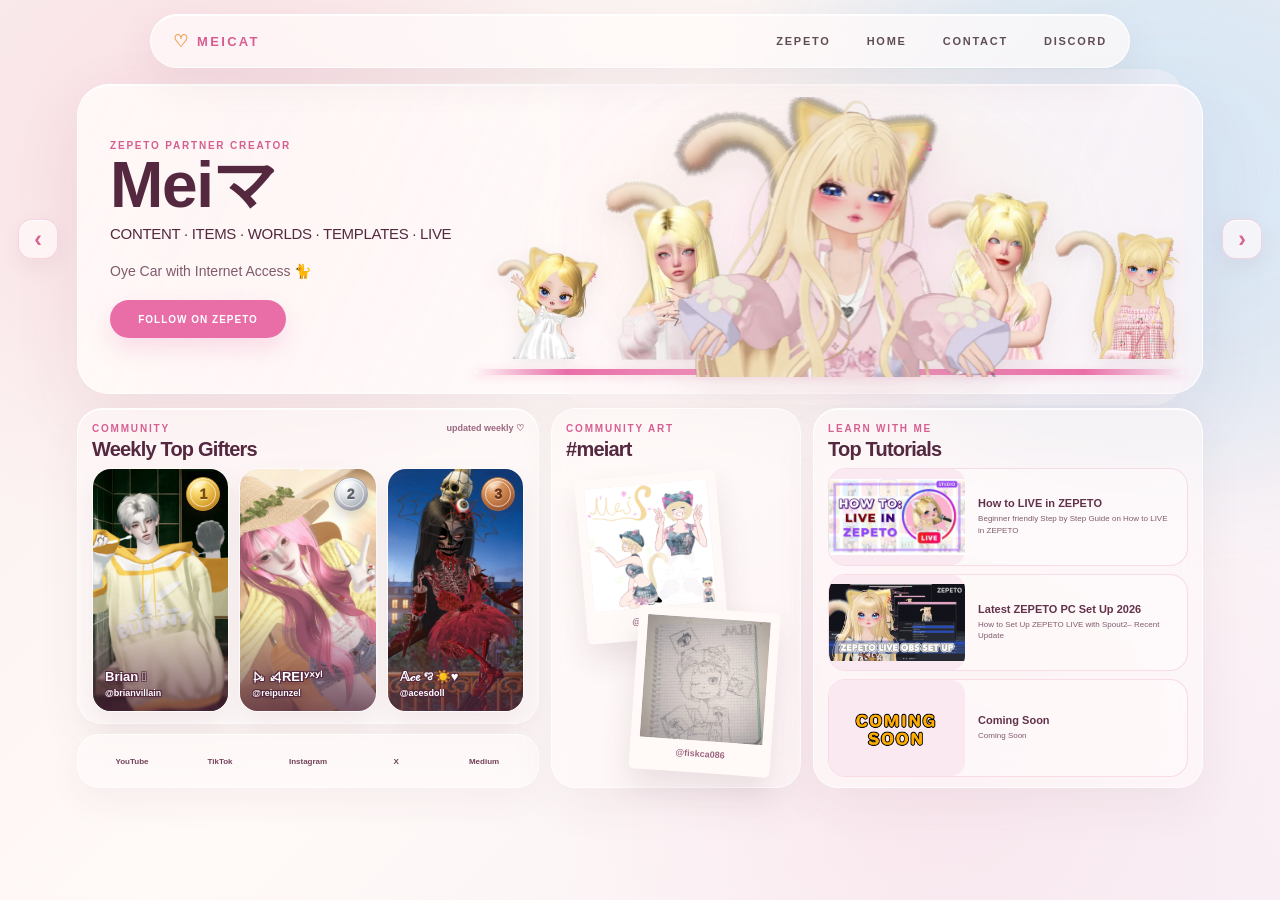
<file: index.html>
<!DOCTYPE html>
<html lang="en">

<head>
  <meta charset="UTF-8">
  <meta name="viewport" content="width=device-width, initial-scale=1.0">

  <title>MEICAT</title>

  <link rel="stylesheet" href="styles.css">
</head>

<body>

  <!-- ======================================================
       SHARED HEADER
  ======================================================= -->

  <header class="site-header">

    <div class="site-brand">
      MEICAT
    </div>

    <nav class="site-nav" aria-label="Main navigation">

      <a
        href="https://web.zepeto.me/share/user/profile/meicat?referrer=meicat"
        class="nav-link"
        target="_blank"
        rel="noopener noreferrer"
      >
        ZEPETO
      </a>

      <button
        class="nav-link nav-button"
        id="homeButton"
        type="button"
      >
        HOME
      </button>

      <button
        class="nav-link nav-button"
        id="contactButton"
        type="button"
      >
        CONTACT
      </button>

      <a
        href="https://discord.gg/yksRxpZSrE"
        class="nav-link"
        target="_blank"
        rel="noopener noreferrer"
      >
        DISCORD
      </a>

    </nav>

  </header>


  <!-- ======================================================
       WORLD NAVIGATION
  ======================================================= -->

  <div class="world-navigation">

    <button
      class="world-arrow world-arrow--left"
      id="worldPrevious"
      type="button"
      aria-label="Previous world"
    >
      ‹
    </button>

    <button
      class="world-arrow world-arrow--right"
      id="worldNext"
      type="button"
      aria-label="Next world"
    >
      ›
    </button>

  </div>


  <!-- ======================================================
       WORLD STAGE
  ======================================================= -->

  <main class="world-stage">


    <!-- ====================================================
         MEICAT WORLD
    ===================================================== -->

    <section
      class="world world--meicat is-active"
      id="meicatWorld"
      aria-label="Meicat"
      aria-hidden="false"
    >

      <div class="world-inner meicat-layout">


        <!-- ==================================================
             MEICAT HERO
        =================================================== -->

        <section class="meicat-hero">

          <div class="meicat-hero__copy">

            <p class="eyebrow">
              ZEPETO PARTNER CREATOR
            </p>

            <h1>
              Meiマ
            </h1>

            <p class="meicat-creator-fields">
              CONTENT · ITEMS · WORLDS · TEMPLATES · LIVE
            </p>

            <p class="meicat-hero__description">
              Oye Car with Internet Access 🐈
            </p>

            <a
              class="primary-button meicat-follow"
              href="https://web.zepeto.me/share/user/profile/meicat?referrer=meicat"
              target="_blank"
              rel="noopener noreferrer"
            >
              FOLLOW ON ZEPETO
            </a>

          </div>


          <div class="meicat-hero__art">

  <div
    class="meicat-avatar meicat-avatar--5"
    tabindex="0"
    aria-label="Meicat avatar 5"
  >
    <img
      src="assets/meicat/meicat-hero-5.webp"
      alt=""
    >
  </div>

  <div
    class="meicat-avatar meicat-avatar--4"
    tabindex="0"
    aria-label="Meicat avatar 4"
  >
    <img
      src="assets/meicat/meicat-hero-4.webp"
      alt=""
    >
  </div>

  <div
    class="meicat-avatar meicat-avatar--3"
    tabindex="0"
    aria-label="Meicat avatar 3"
  >
    <img
      src="assets/meicat/meicat-hero-3.webp"
      alt=""
    >
  </div>

  <div
    class="meicat-avatar meicat-avatar--2"
    tabindex="0"
    aria-label="Meicat avatar 2"
  >
    <img
      src="assets/meicat/meicat-hero-2.webp"
      alt=""
    >
  </div>

  <div
    class="meicat-avatar meicat-avatar--1"
    tabindex="0"
    aria-label="Main Meicat avatar"
  >
    <img
      src="assets/meicat/meicat-hero.webp"
      alt="Meicat ZEPETO creator showcase"
    >
  </div>

</div>

        </section>


        <!-- ==================================================
             MEICAT LOWER AREA
        =================================================== -->

        <div class="meicat-content">


          <!-- ==================================================
               WEEKLY TOP GIFTERS + SOCIALS
          =================================================== -->

          <div class="meicat-content__left">

            <section class="panel weekly-gifters">

              <div class="section-heading">

                <div>

                  <p class="eyebrow">
                    COMMUNITY
                  </p>

                  <h2>
                    Weekly Top Gifters
                  </h2>

                </div>

                <span class="tiny-note">
                  updated weekly ♡
                </span>

              </div>


              <div class="gifter-grid">


                <!-- ==========================================
                     #1 BRIAN
                =========================================== -->

                <a
                  class="gifter-card"
                  href="https://web.zepeto.me/share/user/profile/brianvillain?referrer=meicat"
                  target="_blank"
                  rel="noopener noreferrer"
                  aria-label="Brian 𓄋 on ZEPETO"
                >

                  <img
                    class="gifter-card__image"
                    src="assets/meicat/gifter-01.webp"
                    alt=""
                  >


                  <span
                    class="gifter-rank gifter-rank--gold"
                    aria-label="Rank 1"
                  >
                    <span class="gifter-rank__number">
                      1
                    </span>
                  </span>


                  <span
                    class="gifter-card__shade"
                    aria-hidden="true"
                  ></span>


                  <span class="gifter-card__identity">

                    <strong>
                      Brian 𓄋
                    </strong>

                    <small>
                      @brianvillain
                    </small>

                  </span>

                </a>


                <!-- ==========================================
                     #2 REI
                =========================================== -->

                <a
                  class="gifter-card"
                  href="https://web.zepeto.me/share/user/profile/reipunzel?referrer=meicat"
                  target="_blank"
                  rel="noopener noreferrer"
                  aria-label="⦮ ⦯REIʸˣʸˡ on ZEPETO"
                >

                  <img
                    class="gifter-card__image"
                    src="assets/meicat/gifter-02.webp"
                    alt=""
                  >


                  <span
                    class="gifter-rank gifter-rank--silver"
                    aria-label="Rank 2"
                  >
                    <span class="gifter-rank__number">
                      2
                    </span>
                  </span>


                  <span
                    class="gifter-card__shade"
                    aria-hidden="true"
                  ></span>


                  <span class="gifter-card__identity">

                    <strong>
                      ⦮ ⦯REIʸˣʸˡ
                    </strong>

                    <small>
                      @reipunzel
                    </small>

                  </span>

                </a>


                <!-- ==========================================
                     #3 ACE
                =========================================== -->

                <a
                  class="gifter-card"
                  href="https://web.zepeto.me/share/user/profile/acesdoll?referrer=meicat"
                  target="_blank"
                  rel="noopener noreferrer"
                  aria-label="𝔸𝒸ℯꨄ☀️♥︎ on ZEPETO"
                >

                  <img
                    class="gifter-card__image"
                    src="assets/meicat/gifter-03.webp"
                    alt=""
                  >


                  <span
                    class="gifter-rank gifter-rank--bronze"
                    aria-label="Rank 3"
                  >
                    <span class="gifter-rank__number">
                      3
                    </span>
                  </span>


                  <span
                    class="gifter-card__shade"
                    aria-hidden="true"
                  ></span>


                  <span class="gifter-card__identity">

                    <strong>
                      𝔸𝒸ℯꨄ☀️♥︎
                    </strong>

                    <small>
                      @acesdoll
                    </small>

                  </span>

                </a>

              </div>

            </section>


            <!-- ==================================================
                 SOCIALS
            =================================================== -->

            <section
              class="social-row"
              aria-label="Meicat social media"
            >

              <a
                href="https://youtube.com/@meicatzpt?si=TEX99m0ezyT1HIzM"
                class="social-link"
                target="_blank"
                rel="noopener noreferrer"
              >
                YouTube
              </a>

              <a
                href="https://www.tiktok.com/@meicatzpt"
                class="social-link"
                target="_blank"
                rel="noopener noreferrer"
              >
                TikTok
              </a>

              <a
                href="https://www.instagram.com/meicatzpt"
                class="social-link"
                target="_blank"
                rel="noopener noreferrer"
              >
                Instagram
              </a>

              <a
                href="https://x.com/bymeicat?s=11"
                class="social-link"
                target="_blank"
                rel="noopener noreferrer"
              >
                X
              </a>

              <a
                href="https://medium.com/@meicat"
                class="social-link"
                target="_blank"
                rel="noopener noreferrer"
              >
                Medium
              </a>

            </section>

          </div>


          <!-- ==================================================
               #MEIART
          =================================================== -->

          <section class="meiart-section">

            <div class="section-heading section-heading--compact">

              <div>

                <p class="eyebrow">
                  COMMUNITY ART
                </p>

                <h2>
                  #meiart
                </h2>

              </div>

            </div>


            <div
              class="polaroid-stack"
              id="meiartGallery"
            >


              <!-- SLOT 01 -->

              <article
                class="polaroid polaroid--one"
                data-meiart-slot="0"
                tabindex="0"
              >

                <div class="polaroid__image">

                  <img
                    class="meiart-image"
                    src="assets/meicat/meiart-01.webp"
                    alt="Fan art for Meicat by @fiskca086"
                  >

                </div>

                <p class="meiart-credit">
                  @fiskca086
                </p>

              </article>


              <!-- SLOT 02 -->

              <article
                class="polaroid polaroid--two"
                data-meiart-slot="1"
                tabindex="0"
              >

                <div class="polaroid__image">

                  <img
                    class="meiart-image"
                    src="assets/meicat/meiart-02.webp"
                    alt="Fan art for Meicat by @fiskca086"
                  >

                </div>

                <p class="meiart-credit">
                  @fiskca086
                </p>

              </article>

            </div>

          </section>


          <!-- ==================================================
               TOP TUTORIALS
          =================================================== -->

          <section class="panel tutorials-section">

            <div class="section-heading">

              <div>

                <p class="eyebrow">
                  LEARN WITH ME
                </p>

                <h2>
                  Top Tutorials
                </h2>

              </div>

            </div>


            <div class="tutorial-list">


              <!-- ==========================================
                   TUTORIAL 01
              =========================================== -->

              <a
                class="tutorial-card"
                href="https://youtu.be/-UaQSDmveqE?si=Rc3AclBRxa6Nmegp"
                target="_blank"
                rel="noopener noreferrer"
              >

                <div class="tutorial-thumb">

                  <img
                    class="tutorial-thumb__image"
                    src="assets/meicat/tutorial-01.webp"
                    alt="How to LIVE in ZEPETO"
                  >

                </div>


                <div class="tutorial-card__copy">

                  <strong>
                    How to LIVE in ZEPETO
                  </strong>

                  <p>
                    Beginner friendly Step by Step Guide on How to LIVE in ZEPETO
                  </p>

                </div>

              </a>


              <!-- ==========================================
                   TUTORIAL 02
              =========================================== -->

              <a
                class="tutorial-card"
                href="https://youtu.be/Urps9kT6YoI?si=A0ivSEOzotsLG8MK"
                target="_blank"
                rel="noopener noreferrer"
              >

                <div class="tutorial-thumb">

                  <img
                    class="tutorial-thumb__image"
                    src="assets/meicat/tutorial-02.webp"
                    alt="Latest ZEPETO PC Set Up 2026"
                  >

                </div>


                <div class="tutorial-card__copy">

                  <strong>
                    Latest ZEPETO PC Set Up 2026
                  </strong>

                  <p>
                    How to Set Up ZEPETO LIVE with Spout2– Recent Update
                  </p>

                </div>

              </a>


              <!-- ==========================================
                   TUTORIAL 03
              =========================================== -->

              <article
                class="tutorial-card tutorial-card--coming-soon"
                aria-label="Tutorial coming soon"
              >

                <div class="tutorial-thumb">

                  <img
                    class="tutorial-thumb__image"
                    src="assets/meicat/tutorial-03.webp"
                    alt=""
                  >

                </div>


                <div class="tutorial-card__copy">

                  <strong>
                    Coming Soon
                  </strong>

                  <p>
                    Coming Soon
                  </p>

                </div>

              </article>

            </div>

          </section>

        </div>

      </div>

    </section>



    <!-- ====================================================
         BRAINCELL WORLD

         LOCKED.
         ORIGINAL WORKING STRUCTURE PRESERVED.
    ===================================================== -->

    <section
      class="world world--braincell"
      id="braincellWorld"
      aria-label="Braincell"
      aria-hidden="true"
    >

      <div class="braincell-atmosphere"></div>


      <div class="world-inner braincell-layout">


        <!-- BRAINCELL HERO -->

        <section class="braincell-glass braincell-hero">

          <div class="braincell-hero__copy">

            <p class="eyebrow eyebrow--braincell">
              LIVE OVERLAY CUSTOMIZATION APP
            </p>

            <h1>
              BRAINCELL
            </h1>

            <p class="braincell-hero__description">
              Customize your ZEPETO LIVE with overlays,
              interactive events, widgets, mini games and more.
            </p>


            <div class="download-buttons">

              <a
                class="download-button braincell-download-link"
                href="https://github.com/meicatzpt/Braincell/releases/download/v7.0.9/Braincell-7.0.9-x64-setup.exe"
                target="_blank"
                rel="noopener noreferrer"
              >
                <span>Windows</span>
                <strong>DOWNLOAD</strong>
              </a>


              <a
                class="download-button braincell-download-link"
                href="https://github.com/meicatzpt/Braincell/releases/download/v7.0.10/Braincell-7.0.10-arm64.dmg"
                target="_blank"
                rel="noopener noreferrer"
              >
                <span>macOS</span>
                <strong>DOWNLOAD</strong>
              </a>

            </div>

          </div>


          <!-- BRAINCELL HERO WEBP -->

          <div class="braincell-hero__art">

            <img
              class="braincell-hero__image"
              src="assets/braincell/braincell-hero.webp"
              alt="Braincell ZEPETO LIVE customization app showcase"
            >

          </div>

        </section>


        <!-- BRAINCELL LOWER AREA -->

        <div class="braincell-content">


          <!-- ==================================================
               QUICK LINKS — 4 / 2 × 2
          =================================================== -->

          <section class="braincell-features">

            <div class="section-heading section-heading--braincell">

              <div>

                <p class="eyebrow eyebrow--braincell">
                  EXPLORE
                </p>

                <h2>
                  Braincell Quick Links
                </h2>

              </div>

            </div>


            <div class="feature-grid">


              <!-- QUICK LINK 01 -->

              <a
                class="braincell-glass feature-card"
                href="#"
                aria-label="Braincell quick link 1"
              >

                <img
                  class="feature-art"
                  src="assets/braincell/quick-link-01.webp"
                  alt=""
                >

              </a>


              <!-- QUICK LINK 02 -->

              <a
                class="braincell-glass feature-card"
                href="#"
                aria-label="Braincell quick link 2"
              >

                <img
                  class="feature-art"
                  src="assets/braincell/quick-link-02.webp"
                  alt=""
                >

              </a>


              <!-- QUICK LINK 03 -->

              <a
                class="braincell-glass feature-card"
                href="#"
                aria-label="Braincell quick link 3"
              >

                <img
                  class="feature-art"
                  src="assets/braincell/quick-link-03.webp"
                  alt=""
                >

              </a>


              <!-- QUICK LINK 04 -->

              <a
                class="braincell-glass feature-card"
                href="#"
                aria-label="Braincell quick link 4"
              >

                <img
                  class="feature-art"
                  src="assets/braincell/quick-link-04.webp"
                  alt=""
                >

              </a>

            </div>

          </section>


          <!-- ==================================================
               SETUP — 9:16 SLIDESHOW
          =================================================== -->

          <section class="setup-showcase">

            <div class="section-heading section-heading--braincell">

              <div>

                <p class="eyebrow eyebrow--braincell">
                  IN USE
                </p>

                <h2>
                  Setup
                </h2>

              </div>

            </div>


            <div
              class="braincell-glass setup-frame"
              id="braincellSetupSlideshow"
            >

              <div class="setup-slides">


                <!-- SETUP 01 -->

                <img
                  class="setup-slide is-active"
                  src="assets/braincell/setup-01.webp"
                  alt="Braincell setup showcase 1"
                >


                <!-- SETUP 02 -->

                <img
                  class="setup-slide"
                  src="assets/braincell/setup-02.webp"
                  alt="Braincell setup showcase 2"
                >


                <!-- SETUP 03 -->

                <img
                  class="setup-slide"
                  src="assets/braincell/setup-03.webp"
                  alt="Braincell setup showcase 3"
                >

              </div>


              <div
                class="setup-dots"
                aria-label="Setup slideshow"
              >

                <button
                  class="setup-dot is-active"
                  type="button"
                  data-setup-slide="0"
                  aria-label="Show setup 1"
                  aria-current="true"
                ></button>

                <button
                  class="setup-dot"
                  type="button"
                  data-setup-slide="1"
                  aria-label="Show setup 2"
                  aria-current="false"
                ></button>

                <button
                  class="setup-dot"
                  type="button"
                  data-setup-slide="2"
                  aria-label="Show setup 3"
                  aria-current="false"
                ></button>

              </div>

            </div>

          </section>


          <!-- ==================================================
               BRAINCELL IN ACTION — 3 × 9:16
          =================================================== -->

          <section class="braincell-shorts">

            <div class="section-heading section-heading--braincell">

              <div>

                <p class="eyebrow eyebrow--braincell">
                  WATCH
                </p>

                <h2>
                  Braincell in Action
                </h2>

              </div>

            </div>


            <div class="shorts-grid">


              <!-- ACTION 01 -->

              <div
                class="braincell-glass short-card short-card--coming-soon"
                aria-label="Braincell in Action coming soon"
              >

                <img
                  class="short-thumb"
                  src="assets/braincell/action-comingsoon.webp"
                  alt="Braincell in Action coming soon"
                >

              </div>


              <!-- ACTION 02 -->

              <div
                class="braincell-glass short-card short-card--coming-soon"
                aria-label="Braincell in Action coming soon"
              >

                <img
                  class="short-thumb"
                  src="assets/braincell/action-comingsoon.webp"
                  alt="Braincell in Action coming soon"
                >

              </div>


              <!-- ACTION 03 -->

              <div
                class="braincell-glass short-card short-card--coming-soon"
                aria-label="Braincell in Action coming soon"
              >

                <img
                  class="short-thumb"
                  src="assets/braincell/action-comingsoon.webp"
                  alt="Braincell in Action coming soon"
                >

              </div>

            </div>

          </section>

        </div>

      </div>

    </section>

  </main>


  <!-- ======================================================
       CONTACT POPUP
  ======================================================= -->

  <div
    class="contact-modal"
    id="contactModal"
    aria-hidden="true"
  >

    <div class="contact-modal__backdrop"></div>


    <section
      class="contact-card"
      role="dialog"
      aria-modal="true"
      aria-labelledby="contactTitle"
    >

      <button
        class="contact-close"
        id="contactClose"
        type="button"
        aria-label="Close contact"
      >
        ×
      </button>


      <p class="eyebrow">
        BUSINESS INQUIRIES
      </p>


      <h2 id="contactTitle">
        Let's work together ♡
      </h2>


      <p class="contact-email">
        meimeizepeto@gmail.com
      </p>


      <button
        class="primary-button"
        id="copyEmailButton"
        type="button"
      >
        COPY EMAIL
      </button>

    </section>

  </div>


  <!-- ======================================================
       BRAINCELL DESKTOP DOWNLOAD NOTICE
  ======================================================= -->

  <div
    class="braincell-download-modal"
    id="braincellDownloadModal"
    aria-hidden="true"
  >

    <div
      class="braincell-download-modal__backdrop"
      data-braincell-download-close
    ></div>


    <section
      class="braincell-download-card"
      role="dialog"
      aria-modal="true"
      aria-labelledby="braincellDownloadTitle"
      aria-describedby="braincellDownloadDescription"
    >

      <button
        class="braincell-download-close"
        id="braincellDownloadClose"
        type="button"
        aria-label="Close download notice"
      >
        ×
      </button>


      <p class="eyebrow eyebrow--braincell">
        BRAINCELL
      </p>


      <h2 id="braincellDownloadTitle">
        Desktop download only
      </h2>


      <p id="braincellDownloadDescription">
        This download is only available for desktop/laptop.
      </p>


      <button
        class="braincell-download-confirm"
        id="braincellDownloadConfirm"
        type="button"
      >
        GOT IT
      </button>

    </section>

  </div>


  <script src="script.js"></script>

<!-- Cloudflare Web Analytics --><script type='module' src='https://static.cloudflareinsights.com/beacon.min.js' data-cf-beacon='{"token": "5540e5bd9dbb4e1c89a78d8ec3b65e5b"}'></script><!-- End Cloudflare Web Analytics -->
</body>
</html>
</file>
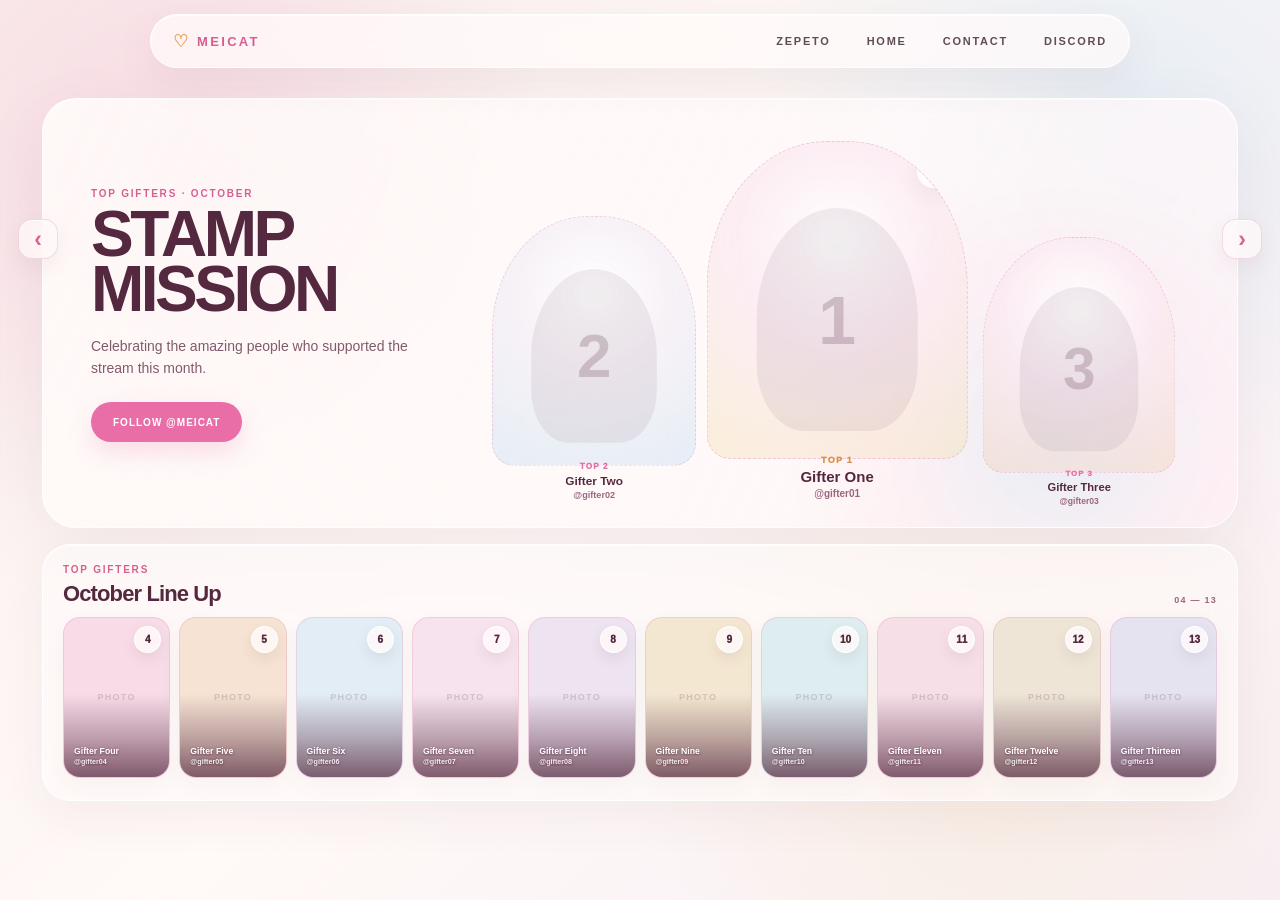
<file: top-gifters/index.html>
<!DOCTYPE html>
<html lang="en">

<head>
  <meta charset="UTF-8">
  <meta name="viewport" content="width=device-width, initial-scale=1.0">

  <title>Top Gifters · MEICAT</title>

  <link rel="stylesheet" href="top-gifters.css">
</head>

<body>

  <!-- ======================================================
       SHARED MEICAT HEADER
  ======================================================= -->

  <header class="site-header">

    <a class="site-brand" href="../">
      MEICAT
    </a>

    <nav class="site-nav" aria-label="Main navigation">

      <a
        href="https://web.zepeto.me/share/user/profile/meicat?referrer=meicat"
        class="nav-link"
        target="_blank"
        rel="noopener noreferrer"
      >
        ZEPETO
      </a>

      <a
        href="../"
        class="nav-link"
      >
        HOME
      </a>

      <button
        class="nav-link nav-button"
        id="contactButton"
        type="button"
      >
        CONTACT
      </button>

      <a
        href="https://discord.gg/yksRxpZSrE"
        class="nav-link"
        target="_blank"
        rel="noopener noreferrer"
      >
        DISCORD
      </a>

    </nav>

  </header>


  <!-- ======================================================
       WORLD NAVIGATION
  ======================================================= -->

  <div class="world-navigation">

    <button
      class="world-arrow world-arrow--left"
      id="worldPrevious"
      type="button"
      aria-label="Previous world"
    >
      ‹
    </button>

    <button
      class="world-arrow world-arrow--right"
      id="worldNext"
      type="button"
      aria-label="Next world"
    >
      ›
    </button>

  </div>


  <!-- ======================================================
       PAGE
  ======================================================= -->

  <main class="top-gifters-page">

    <div class="top-gifters-shell">


      <!-- ==================================================
           HERO
      =================================================== -->

      <section class="ranking-hero">


        <!-- INTRO -->

        <div class="ranking-intro">

          <p class="eyebrow">
            TOP GIFTERS · OCTOBER
          </p>

          <h1>
            Stamp<br>
            Mission
          </h1>

          <p class="ranking-intro__description">
            Celebrating the amazing people who supported
            the stream this month.
          </p>

          <a
            class="primary-button"
            href="https://web.zepeto.me/share/user/profile/meicat?referrer=meicat"
            target="_blank"
            rel="noopener noreferrer"
          >
            FOLLOW @MEICAT
          </a>

        </div>


        <!-- ================================================
             TOP 1–3
        ================================================= -->

        <div
          class="podium"
          aria-label="Top three gifters"
        >


          <!-- TOP 2 -->

          <a
            class="podium-person podium-person--2"
            href="#"
            data-placeholder-link
            aria-label="Top 2 placeholder"
          >

            <div class="podium-person__art">

              <span class="podium-person__silhouette">
                2
              </span>

            </div>

            <div class="podium-person__identity">

              <span class="podium-person__rank">
                TOP 2
              </span>

              <strong>
                Gifter Two
              </strong>

              <small>
                @gifter02
              </small>

            </div>

          </a>


          <!-- TOP 1 -->

          <a
            class="podium-person podium-person--1"
            href="#"
            data-placeholder-link
            aria-label="Top 1 placeholder"
          >

            <div class="podium-person__art">

              <span class="podium-person__crown">
                ♡
              </span>

              <span class="podium-person__silhouette">
                1
              </span>

            </div>

            <div class="podium-person__identity">

              <span class="podium-person__rank">
                TOP 1
              </span>

              <strong>
                Gifter One
              </strong>

              <small>
                @gifter01
              </small>

            </div>

          </a>


          <!-- TOP 3 -->

          <a
            class="podium-person podium-person--3"
            href="#"
            data-placeholder-link
            aria-label="Top 3 placeholder"
          >

            <div class="podium-person__art">

              <span class="podium-person__silhouette">
                3
              </span>

            </div>

            <div class="podium-person__identity">

              <span class="podium-person__rank">
                TOP 3
              </span>

              <strong>
                Gifter Three
              </strong>

              <small>
                @gifter03
              </small>

            </div>

          </a>

        </div>

      </section>


      <!-- ==================================================
           TOP 4–13
      =================================================== -->

      <section class="ranking-lineup">

        <div class="ranking-lineup__heading">

          <div>

            <p class="eyebrow">
              TOP GIFTERS
            </p>

            <h2>
              October Line Up
            </h2>

          </div>

          <span class="ranking-lineup__note">
            04 — 13
          </span>

        </div>


        <div class="ranking-strip">


          <!-- 04 -->

          <article class="rank-card rank-card--04">

            <div class="rank-card__placeholder">
              PHOTO
            </div>

            <span class="rank-card__number">
              4
            </span>

            <span
              class="rank-card__shade"
              aria-hidden="true"
            ></span>

            <div class="rank-card__identity">

              <strong>
                Gifter Four
              </strong>

              <small>
                @gifter04
              </small>

            </div>

          </article>


          <!-- 05 -->

          <article class="rank-card rank-card--05">

            <div class="rank-card__placeholder">
              PHOTO
            </div>

            <span class="rank-card__number">
              5
            </span>

            <span
              class="rank-card__shade"
              aria-hidden="true"
            ></span>

            <div class="rank-card__identity">

              <strong>
                Gifter Five
              </strong>

              <small>
                @gifter05
              </small>

            </div>

          </article>


          <!-- 06 -->

          <article class="rank-card rank-card--06">

            <div class="rank-card__placeholder">
              PHOTO
            </div>

            <span class="rank-card__number">
              6
            </span>

            <span
              class="rank-card__shade"
              aria-hidden="true"
            ></span>

            <div class="rank-card__identity">

              <strong>
                Gifter Six
              </strong>

              <small>
                @gifter06
              </small>

            </div>

          </article>


          <!-- 07 -->

          <article class="rank-card rank-card--07">

            <div class="rank-card__placeholder">
              PHOTO
            </div>

            <span class="rank-card__number">
              7
            </span>

            <span
              class="rank-card__shade"
              aria-hidden="true"
            ></span>

            <div class="rank-card__identity">

              <strong>
                Gifter Seven
              </strong>

              <small>
                @gifter07
              </small>

            </div>

          </article>


          <!-- 08 -->

          <article class="rank-card rank-card--08">

            <div class="rank-card__placeholder">
              PHOTO
            </div>

            <span class="rank-card__number">
              8
            </span>

            <span
              class="rank-card__shade"
              aria-hidden="true"
            ></span>

            <div class="rank-card__identity">

              <strong>
                Gifter Eight
              </strong>

              <small>
                @gifter08
              </small>

            </div>

          </article>


          <!-- 09 -->

          <article class="rank-card rank-card--09">

            <div class="rank-card__placeholder">
              PHOTO
            </div>

            <span class="rank-card__number">
              9
            </span>

            <span
              class="rank-card__shade"
              aria-hidden="true"
            ></span>

            <div class="rank-card__identity">

              <strong>
                Gifter Nine
              </strong>

              <small>
                @gifter09
              </small>

            </div>

          </article>


          <!-- 10 -->

          <article class="rank-card rank-card--10">

            <div class="rank-card__placeholder">
              PHOTO
            </div>

            <span class="rank-card__number">
              10
            </span>

            <span
              class="rank-card__shade"
              aria-hidden="true"
            ></span>

            <div class="rank-card__identity">

              <strong>
                Gifter Ten
              </strong>

              <small>
                @gifter10
              </small>

            </div>

          </article>


          <!-- 11 -->

          <article class="rank-card rank-card--11">

            <div class="rank-card__placeholder">
              PHOTO
            </div>

            <span class="rank-card__number">
              11
            </span>

            <span
              class="rank-card__shade"
              aria-hidden="true"
            ></span>

            <div class="rank-card__identity">

              <strong>
                Gifter Eleven
              </strong>

              <small>
                @gifter11
              </small>

            </div>

          </article>


          <!-- 12 -->

          <article class="rank-card rank-card--12">

            <div class="rank-card__placeholder">
              PHOTO
            </div>

            <span class="rank-card__number">
              12
            </span>

            <span
              class="rank-card__shade"
              aria-hidden="true"
            ></span>

            <div class="rank-card__identity">

              <strong>
                Gifter Twelve
              </strong>

              <small>
                @gifter12
              </small>

            </div>

          </article>


          <!-- 13 -->

          <article class="rank-card rank-card--13">

            <div class="rank-card__placeholder">
              PHOTO
            </div>

            <span class="rank-card__number">
              13
            </span>

            <span
              class="rank-card__shade"
              aria-hidden="true"
            ></span>

            <div class="rank-card__identity">

              <strong>
                Gifter Thirteen
              </strong>

              <small>
                @gifter13
              </small>

            </div>

          </article>

        </div>

      </section>

    </div>

  </main>


  <!-- ======================================================
       CONTACT MODAL
  ======================================================= -->

  <div
    class="contact-modal"
    id="contactModal"
    aria-hidden="true"
  >

    <button
      class="contact-modal__backdrop"
      type="button"
      aria-label="Close contact dialog"
    ></button>

    <section
      class="contact-dialog"
      role="dialog"
      aria-modal="true"
      aria-labelledby="contactTitle"
    >

      <button
        class="contact-dialog__close"
        id="contactClose"
        type="button"
        aria-label="Close"
      >
        ×
      </button>

      <p class="eyebrow">
        BUSINESS INQUIRIES
      </p>

      <h2 id="contactTitle">
        Let's work together ♡
      </h2>

      <p class="contact-dialog__email">
        meimeizepeto@gmail.com
      </p>

      <button
        class="primary-button"
        id="copyEmailButton"
        type="button"
      >
        COPY EMAIL
      </button>

    </section>

  </div>


  <script src="top-gifters.js"></script>

</body>
</html>
</file>
<file: styles.css>
*,
*::before,
*::after {
  box-sizing: border-box;
}

html,
body {
  width: 100%;
  min-height: 100%;
  margin: 0;
}

html {
  font-family:
    Inter,
    ui-sans-serif,
    -apple-system,
    BlinkMacSystemFont,
    "Segoe UI",
    sans-serif;
}

body {
  min-height: 100vh;
  overflow: hidden;
  color: #30272b;
  background: #f8f1ed;
}

button,
a {
  font: inherit;
  -webkit-tap-highlight-color: transparent;
}

button {
  color: inherit;
}

a {
  color: inherit;
  text-decoration: none;
}


/* ==========================================================
   SHARED HEADER
   ========================================================== */

.site-header {
  position: fixed;
  top: 14px;
  left: 50%;
  z-index: 100;

  width: min(980px, calc(100vw - 48px));
  min-height: 54px;

  display: flex;
  align-items: center;
  justify-content: space-between;

  padding: 0 22px;

  border: 1px solid rgba(255,255,255,.85);
  border-radius: 999px;

  background: rgba(255,250,250,.74);

  box-shadow:
    0 12px 40px rgba(103,62,79,.08),
    inset 0 1px 0 rgba(255,255,255,.85);

  backdrop-filter: blur(20px);
  -webkit-backdrop-filter: blur(20px);

  transform: translateX(-50%);

  transition:
    background 420ms ease,
    border-color 420ms ease,
    box-shadow 420ms ease;
}

.site-brand {
  display: flex;
  align-items: center;
  gap: 9px;

  color: #d75d91;

  font-size: 13px;
  font-weight: 850;
  letter-spacing: .18em;

  transition: color 420ms ease;
}

.site-brand::before {
  content: "♡";
  color: #efa45e;
  font-size: 17px;
  letter-spacing: 0;
}

.site-nav {
  display: flex;
  align-items: center;
  gap: 36px;
}

.nav-link {
  border: 0;
  padding: 8px 0;
  background: transparent;

  color: #604c55;

  font-size: 11px;
  font-weight: 850;
  letter-spacing: .16em;

  cursor: pointer;

  transition:
    color 180ms ease,
    transform 180ms ease;
}

.nav-link:hover,
.nav-link:focus-visible {
  color: #df6c9e;
  transform: translateY(-1px);
}

.nav-button {
  appearance: none;
}


/* ==========================================================
   WORLD STAGE
   ========================================================== */

.world-stage {
  position: relative;

  width: 100vw;
  height: 100vh;

  overflow: hidden;

  background: #f8f1ed;

  transition: background 480ms ease;
}

body.braincell-active .world-stage {
  background: #1a0d2b;
}

.world {
  position: absolute;
  inset: 0;

  opacity: 0;
  visibility: hidden;

  pointer-events: none;

  transform: translateX(0);

  will-change:
    transform,
    opacity;
}

.world.is-active {
  opacity: 1;
  visibility: visible;

  pointer-events: auto;

  transform: translateX(0);
}


/* ==========================================================
   WORLD TRANSITIONS
   ========================================================== */

.world.world-enter-right {
  visibility: visible;
  opacity: 0;

  transform: translateX(64px);

  transition:
    transform 520ms cubic-bezier(.22,1,.36,1),
    opacity 430ms ease;
}

.world.world-enter-left {
  visibility: visible;
  opacity: 0;

  transform: translateX(-64px);

  transition:
    transform 520ms cubic-bezier(.22,1,.36,1),
    opacity 430ms ease;
}

.world.world-enter-active {
  opacity: 1;
  transform: translateX(0);
}

.world.world-exit-left {
  visibility: visible;
  pointer-events: none;

  opacity: 0;

  transform: translateX(-46px);

  transition:
    transform 440ms cubic-bezier(.22,1,.36,1),
    opacity 330ms ease;
}

.world.world-exit-right {
  visibility: visible;
  pointer-events: none;

  opacity: 0;

  transform: translateX(46px);

  transition:
    transform 440ms cubic-bezier(.22,1,.36,1),
    opacity 330ms ease;
}


/* ==========================================================
   WORLD INNER
   ========================================================== */

.world-inner {
  position: relative;
  z-index: 2;

  width: min(1380px, calc(100vw - 154px));
  height: 100%;

  margin: 0 auto;

  padding-top: 84px;
}


/* ==========================================================
   WORLD ARROWS
   ========================================================== */

.world-navigation {
  position: fixed;
  top: 239px;
  left: 0;

  z-index: 90;

  width: 100%;
  height: 0;

  pointer-events: none;
}

.world-arrow {
  position: absolute;
  top: 0;

  display: flex;
  align-items: center;
  justify-content: center;

  width: 40px;
  height: 40px;

  padding: 0;

  border: 1px solid rgba(222,108,157,.24);
  border-radius: 14px;

  background: rgba(255,250,250,.72);
  color: #d96397;

  box-shadow:
    0 8px 22px rgba(119,73,92,.07),
    inset 0 1px 0 rgba(255,255,255,.9);

  backdrop-filter: blur(12px);
  -webkit-backdrop-filter: blur(12px);

  font-size: 23px;
  font-weight: 650;
  line-height: 1;

  cursor: pointer;
  pointer-events: auto;

  transform: translateY(-50%);

  transition:
    color 180ms ease,
    background 180ms ease,
    border-color 180ms ease,
    box-shadow 180ms ease,
    transform 180ms ease;
}

.world-arrow--left {
  left: 18px;
}

.world-arrow--right {
  right: 18px;
}

.world-arrow:hover,
.world-arrow:focus-visible {
  color: #c94f85;

  border-color: rgba(222,108,157,.42);

  background: rgba(255,255,255,.9);

  box-shadow:
    0 10px 25px rgba(119,73,92,.11),
    inset 0 1px 0 rgba(255,255,255,1);

  transform:
    translateY(-50%)
    scale(1.06);
}


/* ==========================================================
   SHARED TYPOGRAPHY
   ========================================================== */

.eyebrow {
  margin: 0 0 5px;

  color: #d65f91;

  font-size: 10px;
  font-weight: 900;
  letter-spacing: .18em;
}

.section-heading {
  display: flex;
  align-items: flex-start;
  justify-content: space-between;

  margin-bottom: 8px;
}

.section-heading h2 {
  margin: 0;

  font-size: 20px;
  line-height: 1.05;
  letter-spacing: -.04em;
}

.section-heading--compact {
  margin-bottom: 3px;
}

.tiny-note {
  color: #a77d8e;
  font-size: 9px;
  font-weight: 750;
}


/* ==========================================================
   SHARED PANEL
   ========================================================== */

.panel {
  border: 1px solid rgba(255,255,255,.78);
  border-radius: 25px;

  background: rgba(255,250,250,.62);

  box-shadow:
    0 18px 45px rgba(103,62,79,.06),
    inset 0 1px 0 rgba(255,255,255,.88);

  backdrop-filter: blur(16px);
  -webkit-backdrop-filter: blur(16px);
}


/* ==========================================================
   BUTTON
   ========================================================== */

.primary-button {
  display: inline-flex;
  align-items: center;
  justify-content: center;

  min-height: 38px;

  padding: 0 22px;

  border: 0;
  border-radius: 999px;

  background: #e96ea7;
  color: #fff;

  box-shadow:
    0 10px 24px rgba(222,90,147,.18);

  font-size: 10px;
  font-weight: 900;
  letter-spacing: .1em;

  cursor: pointer;

  transition:
    transform 180ms ease,
    box-shadow 180ms ease,
    background 180ms ease;
}

.primary-button:hover,
.primary-button:focus-visible {
  background: #dd5d97;

  transform: translateY(-2px);

  box-shadow:
    0 14px 28px rgba(222,90,147,.24);
}


/* ==========================================================
   PLACEHOLDERS
   ========================================================== */

.placeholder-art {
  display: flex;
  flex-direction: column;
  align-items: center;
  justify-content: center;

  gap: 8px;

  border: 1px dashed rgba(220,119,161,.32);

  color: #aa8292;

  text-align: center;

  font-size: 11px;
  font-weight: 850;
  letter-spacing: .09em;
}

.placeholder-art small {
  opacity: .58;

  font-size: 8px;
  letter-spacing: .05em;
}


/* ==========================================================
   MEICAT
   ========================================================== */

.world--meicat {
  background:
    radial-gradient(
      circle at 17% 20%,
      rgba(248,177,202,.34),
      transparent 30%
    ),

    radial-gradient(
      circle at 87% 16%,
      rgba(169,205,239,.22),
      transparent 30%
    ),

    radial-gradient(
      circle at 73% 85%,
      rgba(245,199,217,.28),
      transparent 32%
    ),

    linear-gradient(
      135deg,
      #f9efed 0%,
      #fff9f7 48%,
      #f8eff5 100%
    );
}

.meicat-layout {
  display: grid;

  grid-template-rows:
    310px
    380px;

  gap: 14px;
}


/* ==========================================================
   MEICAT HERO
   ========================================================== */

.meicat-hero {
  position: relative;

  display: grid;

  grid-template-columns:
    43%
    57%;

  min-height: 0;

  overflow: visible;

  border: 1px solid rgba(255,255,255,.82);
  border-radius: 32px;

  background:
    linear-gradient(
      115deg,
      rgba(255,251,249,.86),
      rgba(255,247,250,.68)
    );

  box-shadow:
    0 24px 70px rgba(104,67,83,.08),
    inset 0 1px 0 rgba(255,255,255,.92);

  backdrop-filter: blur(18px);
  -webkit-backdrop-filter: blur(18px);
}

.meicat-hero__copy {
  display: flex;
  flex-direction: column;
  align-items: flex-start;
  justify-content: center;

  padding: 30px 32px;
}

.meicat-hero__copy h1 {
  margin: 1px 0 10px;

  color: #30272b;

  font-family:
    Inter,
    ui-rounded,
    "SF Pro Rounded",
    -apple-system,
    BlinkMacSystemFont,
    "Segoe UI",
    sans-serif;

  font-size: clamp(60px,5vw,76px);
  font-weight: 850;
  line-height: .9;
  letter-spacing: -.02em;
}

.meicat-creator-fields {
  margin: 0 0 17px;

  font-size: 15px;
  font-weight: 500;
  line-height: 1.35;
  letter-spacing: -.02em;
}

.meicat-hero__description {
  margin: 0 0 18px;

  color: #806b74;

  font-size: 14px;
  line-height: 1.5;
}

.meicat-follow {
  min-width: 176px;
}

.meicat-hero__art {
  position: relative;

  align-self: stretch;

  margin:
    -16px
    18px
    -12px
    0;

  border-radius: 30px;

  background:
    radial-gradient(
      circle at 50% 58%,
      rgba(244,169,199,.22),
      transparent 42%
    ),
    rgba(255,242,247,.34);
}


/* ==========================================================
   MEICAT LOWER GRID
   ========================================================== */

.meicat-content {
  display: grid;

  grid-template-columns:
    minmax(0,1.28fr)
    minmax(250px,.68fr)
    minmax(0,1.08fr);

  gap: 12px;

  min-height: 0;
}

.meicat-content__left {
  display: grid;

  grid-template-rows:
    316px
    54px;

  gap: 10px;

  min-height: 0;
}


/* ==========================================================
   GIFTERS
   ========================================================== */

.weekly-gifters {
  min-height: 0;

  padding:
    14px
    14px
    15px;
}

.gifter-grid {
  display: grid;

  grid-template-columns:
    repeat(3,minmax(0,1fr));

  gap: 10px;

  height: calc(100% - 41px);
}

.gifter-card {
  display: flex;
  flex-direction: column;
  align-items: center;
  justify-content: center;

  min-width: 0;

  padding: 10px 8px;

  border: 1px solid rgba(233,160,190,.34);
  border-radius: 18px;

  background: rgba(255,251,251,.45);

  transition:
    transform 180ms ease,
    background 180ms ease,
    box-shadow 180ms ease;
}

.gifter-card:hover,
.gifter-card:focus-visible {
  z-index: 2;

  background: rgba(255,255,255,.7);

  transform:
    translateY(-3px)
    scale(1.025);

  box-shadow:
    0 13px 28px rgba(120,72,93,.08);
}

.gifter-avatar {
  width: 90px;
  height: 90px;

  margin-bottom: 12px;

  border-radius: 50%;
}

.gifter-card strong {
  max-width: 100%;

  overflow: hidden;

  color: #514047;

  font-size: 10px;

  text-overflow: ellipsis;
  white-space: nowrap;
}

.gifter-card small {
  margin-top: 4px;

  color: #d66b99;

  font-size: 9px;
  font-weight: 750;
}


/* ==========================================================
   SOCIALS
   ========================================================== */

.social-row {
  display: grid;

  grid-template-columns:
    repeat(5,1fr);

  align-items: center;

  height: 54px;

  padding: 0 10px;

  border: 1px solid rgba(255,255,255,.76);
  border-radius: 22px;

  background: rgba(255,250,250,.64);

  box-shadow:
    0 14px 35px rgba(103,62,79,.05);

  backdrop-filter: blur(15px);
  -webkit-backdrop-filter: blur(15px);
}

.social-link {
  display: flex;
  align-items: center;
  justify-content: center;

  min-width: 0;
  min-height: 32px;

  margin: 0 4px;
  padding: 0 6px;

  border: 1px solid transparent;
  border-radius: 999px;

  color: #785966;

  font-size: 8px;
  font-weight: 850;

  transition:
    color 180ms ease,
    background 180ms ease,
    border-color 180ms ease,
    box-shadow 180ms ease,
    transform 180ms ease;
}

.social-link:hover,
.social-link:focus-visible {
  color: #d75e92;

  border-color: rgba(236,167,196,.28);

  background: rgba(255,255,255,.74);

  box-shadow:
    0 7px 18px rgba(120,72,93,.07);

  transform: translateY(-2px);
}


/* ==========================================================
   MEIART
   ========================================================== */

.meiart-section {
  position: relative;

  min-width: 0;
  height: 380px;

  overflow: visible;

  padding:
    14px
    14px
    10px;

  border: 1px solid rgba(255,255,255,.76);
  border-radius: 25px;

  background: rgba(255,250,250,.56);

  box-shadow:
    0 18px 45px rgba(103,62,79,.06);

  backdrop-filter: blur(16px);
  -webkit-backdrop-filter: blur(16px);
}

.polaroid-stack {
  position: relative;

  width: 100%;
  height: 324px;

  isolation: isolate;
}

.polaroid {
  position: absolute;

  width: 64%;

  padding:
    9px
    9px
    14px;

  border-radius: 5px;

  background: #fffaf8;

  box-shadow:
    0 16px 30px rgba(96,58,75,.12);

  cursor: default;

  transform-origin: center;

  outline: none;

  transition:
    transform 280ms cubic-bezier(.2,.8,.2,1),
    box-shadow 280ms ease;
}

.polaroid--one {
  top: 12px;
  left: 7%;

  z-index: 1;

  transform: rotate(-5deg);
}

.polaroid--two {
  right: 5%;
  bottom: 14px;

  z-index: 2;

  transform: rotate(4deg);
}

.polaroid:hover,
.polaroid:focus-visible {
  z-index: 20;

  box-shadow:
    0 24px 42px rgba(96,58,75,.18);
}

.polaroid--one:hover,
.polaroid--one:focus-visible {
  transform:
    translate(8px,5px)
    rotate(-1deg)
    scale(1.025);
}

.polaroid--two:hover,
.polaroid--two:focus-visible {
  transform:
    translate(-5px,-5px)
    rotate(1deg)
    scale(1.025);
}

.polaroid__image {
  width: 100%;

  aspect-ratio: 1 / 1;

  background:
    linear-gradient(
      145deg,
      rgba(255,247,249,.92),
      rgba(255,238,245,.8)
    );
}

.polaroid p {
  margin: 8px 0 0;

  color: #b1738e;

  font-size: 9px;
  font-weight: 850;

  text-align: center;
}


/* ==========================================================
   TUTORIALS
   ========================================================== */

.tutorials-section {
  min-width: 0;
  height: 380px;

  padding: 14px;
}

.tutorial-list {
  display: grid;

  grid-template-rows:
    repeat(3,minmax(0,1fr));

  gap: 8px;

  height: calc(100% - 41px);
}

.tutorial-card {
  display: grid;

  grid-template-columns:
    30%
    minmax(0,1fr);

  align-items: center;

  min-width: 0;

  overflow: hidden;

  border: 1px solid rgba(233,160,190,.32);
  border-radius: 18px;

  background: rgba(255,251,251,.44);

  transition:
    transform 180ms ease,
    background 180ms ease,
    box-shadow 180ms ease;
}

.tutorial-card:hover,
.tutorial-card:focus-visible {
  z-index: 2;

  background: rgba(255,255,255,.7);

  transform: scale(1.018);

  box-shadow:
    0 13px 28px rgba(120,72,93,.07);
}

.tutorial-thumb {
  align-self: stretch;

  min-height: 0;

  border-top: 0;
  border-bottom: 0;
  border-left: 0;

  border-radius: 15px;
}

.tutorial-card > div:last-child {
  min-width: 0;

  padding: 10px 13px;
}

.tutorial-card strong {
  display: block;

  margin-bottom: 4px;

  color: #4d3b43;

  font-size: 11px;
}

.tutorial-card p {
  margin: 0;

  color: #967683;

  font-size: 8px;
  line-height: 1.45;
}
/* ==========================================================
   BRAINCELL WORLD
   ========================================================== */

.world--braincell {
  isolation: isolate;

  color: #f8f5ff;

  background:
    radial-gradient(
      ellipse at 12% 88%,
      rgba(89,42,139,.09),
      transparent 38%
    ),

    radial-gradient(
      ellipse at 92% 8%,
      rgba(70,42,123,.07),
      transparent 35%
    ),

    linear-gradient(
      135deg,
      #11071c 0%,
      #180924 35%,
      #1b0b2a 66%,
      #12071d 100%
    );
}


/* ==========================================================
   BRAINCELL ATMOSPHERE
   ========================================================== */

.braincell-atmosphere {
  position: absolute;
  inset: 0;

  /* Keep the moving environmental lights above the world's opaque
     background, but below the actual Braincell UI (.world-inner is z-index: 2). */
  z-index: 1;

  overflow: hidden;

  pointer-events: none;
}


/* very subtle grid texture */

.braincell-atmosphere::before {
  content: "";

  position: absolute;
  inset: 0;

  z-index: 3;

  opacity: .11;

  background-image:
    linear-gradient(
      rgba(231,205,255,.025) 1px,
      transparent 1px
    ),

    linear-gradient(
      90deg,
      rgba(231,205,255,.025) 1px,
      transparent 1px
    );

  background-size:
    48px
    48px;

  mask-image:
    radial-gradient(
      ellipse at center,
      #000 0%,
      rgba(0,0,0,.7) 50%,
      transparent 91%
    );

  -webkit-mask-image:
    radial-gradient(
      ellipse at center,
      #000 0%,
      rgba(0,0,0,.7) 50%,
      transparent 91%
    );
}


/* ==========================================================
   TWO REAL LIGHT SOURCES

   Each .braincell-aura is now the OUTER HALO.
   ::before = brighter inner body
   ::after  = compact luminous core

   This gives each light a visible location instead of
   turning the entire page into one giant blurred gradient.
   ========================================================== */

.braincell-aura {
  position: absolute;

  border-radius: 50%;

  pointer-events: none;

  will-change:
    transform,
    opacity;

  transform-origin: center;

  mix-blend-mode: normal;
}

.braincell-aura::before,
.braincell-aura::after {
  content: "";

  position: absolute;

  border-radius: 50%;

  pointer-events: none;
}


/* ==========================================================
   LIGHT 01 — ORANGE

   Visible immediately in upper-right.
   ========================================================== */

.braincell-aura--one {
  z-index: 1;

  width: 500px;
  height: 430px;

  left: 66%;
  top: -85px;

  background:
    radial-gradient(
      ellipse at center,
      rgba(242,145,73,.30) 0%,
      rgba(225,104,63,.18) 31%,
      rgba(205,84,75,.075) 53%,
      transparent 72%
    );

  filter: blur(28px);

  opacity: .88;

  animation:
    braincellOrangeTravel
    28s
    cubic-bezier(.45,.04,.55,.96)
    infinite;
}


/* orange inner body */

.braincell-aura--one::before {
  width: 64%;
  height: 64%;

  left: 18%;
  top: 18%;

  background:
    radial-gradient(
      ellipse at center,
      rgba(255,199,126,.48) 0%,
      rgba(255,166,83,.34) 20%,
      rgba(247,132,67,.19) 45%,
      rgba(225,102,70,.065) 68%,
      transparent 82%
    );

  filter: blur(18px);
}


/* orange luminous core */

.braincell-aura--one::after {
  width: 32%;
  height: 32%;

  left: 34%;
  top: 34%;

  background:
    radial-gradient(
      ellipse at center,
      rgba(255,218,164,.46) 0%,
      rgba(255,176,96,.34) 28%,
      rgba(246,134,68,.14) 65%,
      transparent 84%
    );

  filter: blur(12px);
}


/* ==========================================================
   LIGHT 02 — PINK / MAGENTA

   Visible immediately in lower-left.
   Smaller and distinctly pink.
   ========================================================== */

.braincell-aura--two {
  z-index: 2;

  width: 420px;
  height: 370px;

  left: -60px;
  top: 55%;

  background:
    radial-gradient(
      ellipse at center,
      rgba(218,81,166,.25) 0%,
      rgba(188,65,168,.15) 31%,
      rgba(147,57,163,.065) 54%,
      transparent 73%
    );

  filter: blur(27px);

  opacity: .82;

  animation:
    braincellPinkTravel
    37s
    cubic-bezier(.42,.06,.58,.94)
    infinite;
}


/* pink inner body */

.braincell-aura--two::before {
  width: 64%;
  height: 64%;

  left: 18%;
  top: 18%;

  background:
    radial-gradient(
      ellipse at center,
      rgba(255,165,205,.40) 0%,
      rgba(243,113,184,.30) 22%,
      rgba(215,81,177,.17) 46%,
      rgba(177,67,174,.06) 68%,
      transparent 82%
    );

  filter: blur(17px);
}


/* pink luminous core */

.braincell-aura--two::after {
  width: 31%;
  height: 31%;

  left: 34.5%;
  top: 34.5%;

  background:
    radial-gradient(
      ellipse at center,
      rgba(255,205,226,.40) 0%,
      rgba(249,143,196,.30) 29%,
      rgba(222,90,179,.13) 64%,
      transparent 84%
    );

  filter: blur(11px);
}


/* ==========================================================
   ORANGE ROUTE

   Upper-right
   → upper-center
   → center-left
   → lower-left
   → lower-right
   → upper-right

   It does NOT follow the pink light.
   ========================================================== */

@keyframes braincellOrangeTravel {

  0% {
    opacity: .94;

    transform:
      translate3d(0,0,0)
      scale(1);
  }

  16% {
    opacity: 1;

    transform:
      translate3d(-250px,85px,0)
      scale(1.04);
  }

  34% {
    opacity: .92;

    transform:
      translate3d(-570px,230px,0)
      scale(.96);
  }

  51% {
    opacity: .98;

    transform:
      translate3d(-760px,500px,0)
      scale(1.05);
  }

  68% {
    opacity: .91;

    transform:
      translate3d(-250px,570px,0)
      scale(1);
  }

  84% {
    opacity: .97;

    transform:
      translate3d(130px,335px,0)
      scale(1.04);
  }

  100% {
    opacity: .94;

    transform:
      translate3d(0,0,0)
      scale(1);
  }
}


/* ==========================================================
   PINK ROUTE

   Lower-left
   → left-middle
   → upper-middle
   → right-middle
   → lower-middle
   → lower-left

   Different duration and different geometry.
   ========================================================== */

@keyframes braincellPinkTravel {

  0% {
    opacity: .9;

    transform:
      translate3d(0,0,0)
      scale(1);
  }

  15% {
    opacity: .96;

    transform:
      translate3d(120px,-210px,0)
      scale(1.04);
  }

  32% {
    opacity: .89;

    transform:
      translate3d(430px,-440px,0)
      scale(.96);
  }

  49% {
    opacity: .97;

    transform:
      translate3d(790px,-315px,0)
      scale(1.05);
  }

  66% {
    opacity: .9;

    transform:
      translate3d(900px,10px,0)
      scale(.98);
  }

  82% {
    opacity: .96;

    transform:
      translate3d(490px,145px,0)
      scale(1.04);
  }

  92% {
    opacity: .91;

    transform:
      translate3d(170px,90px,0)
      scale(.99);
  }

  100% {
    opacity: .9;

    transform:
      translate3d(0,0,0)
      scale(1);
  }
}


/* ==========================================================
   BRAINCELL LAYOUT
   ========================================================== */

.braincell-layout {
  position: relative;
  z-index: 2;

  display: grid;

  grid-template-rows:
    310px
    380px;

  gap: 14px;
}


/* ==========================================================
   LIQUID GLASS

   Neutral on purpose.
   The two moving lights underneath provide the color.
   ========================================================== */

.braincell-glass {
  position: relative;

  border:
    1px solid rgba(242,220,255,.145);

  background:
    linear-gradient(
      145deg,
      rgba(255,255,255,.10) 0%,
      rgba(255,255,255,.047) 34%,
      rgba(221,195,235,.025) 68%,
      rgba(255,255,255,.015) 100%
    );

  box-shadow:
    0 25px 65px rgba(3,0,12,.30),
    0 4px 18px rgba(11,2,28,.16),
    inset 0 1px 0 rgba(255,255,255,.19),
    inset 0 -1px 0 rgba(180,139,204,.04);

  backdrop-filter:
    blur(15px)
    saturate(130%);

  -webkit-backdrop-filter:
    blur(15px)
    saturate(130%);
}

.braincell-glass::after {
  content: "";

  position: absolute;

  top: 0;
  left: 5%;
  right: 5%;

  height: 1px;

  border-radius: 999px;

  background:
    linear-gradient(
      90deg,
      transparent,
      rgba(255,255,255,.27) 26%,
      rgba(241,220,252,.18) 53%,
      rgba(255,255,255,.11) 76%,
      transparent
    );

  opacity: .78;

  pointer-events: none;
}


/* ==========================================================
   BRAINCELL HEADINGS
   ========================================================== */

.eyebrow--braincell {
  color: rgba(236,220,247,.67);
}

.section-heading--braincell {
  position: relative;
}

.section-heading--braincell h2 {
  color: #fbf8ff;

  text-shadow:
    0 3px 20px rgba(185,126,221,.08);
}

.section-heading--braincell .eyebrow {
  color: rgba(224,196,240,.54);
}


/* ==========================================================
   BRAINCELL HERO
   ========================================================== */

.braincell-hero {
  position: relative;

  display: grid;

  grid-template-columns:
    44%
    56%;

  min-height: 0;

  overflow: hidden;

  border-radius: 32px;

  background:
    linear-gradient(
      118deg,
      rgba(255,255,255,.10),
      rgba(255,255,255,.043) 43%,
      rgba(205,180,220,.025) 70%,
      rgba(255,255,255,.015)
    );

  box-shadow:
    0 30px 80px rgba(4,0,15,.34),
    inset 0 1px 0 rgba(255,255,255,.20),
    inset 0 -1px 0 rgba(162,92,199,.04);
}


/* No local orange/pink hero lamp */

.braincell-hero::before {
  content: none;
}


/* top glass rim */

.braincell-hero::after {
  content: "";

  position: absolute;

  top: 0;
  left: 4%;
  right: 4%;

  height: 1px;

  background:
    linear-gradient(
      90deg,
      transparent,
      rgba(255,255,255,.32) 25%,
      rgba(235,210,248,.18) 63%,
      transparent
    );

  pointer-events: none;
}

.braincell-hero__copy {
  position: relative;
  z-index: 4;

  display: flex;
  flex-direction: column;
  align-items: flex-start;
  justify-content: center;

  padding: 30px 34px;
}

.braincell-hero__copy .eyebrow {
  margin-bottom: 8px;

  color: rgba(238,220,248,.69);
}

.braincell-hero__copy h1 {
  margin: 0 0 12px;

  color: #f2a45e;

  font-size: clamp(52px,4.5vw,70px);
  font-weight: 900;
  line-height: .92;
  letter-spacing: .035em;

  text-shadow:
    0 0 22px rgba(239,164,94,.10);
}

.braincell-hero__description {
  max-width: 430px;

  margin: 0 0 20px;

  color: rgba(248,245,255,.72);

  font-size: 13px;
  line-height: 1.55;
}


/* ==========================================================
   HERO ART
   ========================================================== */

.braincell-hero__art {
  position: relative;
  z-index: 2;

  isolation: isolate;

  margin: 16px;

  overflow: hidden;

  border-color:
    rgba(228,184,247,.16);

  border-radius: 24px;

  background:
    rgba(25,11,42,.11);

  box-shadow:
    inset 0 1px 0 rgba(255,255,255,.04);
}

.braincell-hero__art::before {
  content: none;
}

.placeholder-art--dark {
  border-color:
    rgba(220,174,238,.18);

  color:
    rgba(243,220,255,.52);
}


/* ==========================================================
   DOWNLOADS
   ========================================================== */

.download-buttons {
  position: relative;
  z-index: 5;

  display: flex;

  gap: 10px;
}

.download-button {
  position: relative;

  display: flex;
  flex-direction: column;
  justify-content: center;

  min-width: 148px;
  min-height: 50px;

  overflow: hidden;

  padding: 8px 16px;

  border:
    1px solid rgba(255,255,255,.15);

  border-radius: 15px;

  background:
    linear-gradient(
      145deg,
      rgba(255,255,255,.115),
      rgba(255,255,255,.045)
    );

  box-shadow:
    0 8px 24px rgba(4,0,13,.12),
    inset 0 1px 0 rgba(255,255,255,.14);

  transition:
    transform 210ms cubic-bezier(.22,1,.36,1),
    background 210ms ease,
    border-color 210ms ease,
    box-shadow 210ms ease;
}

.download-button::before {
  content: none;
}

.download-button:hover,
.download-button:focus-visible {
  border-color: rgba(255,190,126,.72);

  background:
    linear-gradient(
      145deg,
      #f5ad68,
      #ed9551
    );

  box-shadow:
    0 14px 32px rgba(4,0,13,.20),
    inset 0 1px 0 rgba(255,255,255,.20);

  transform: translateY(-3px);
}

.download-button:hover span,
.download-button:focus-visible span {
  color: rgba(49,25,15,.68);
}

.download-button:hover strong,
.download-button:focus-visible strong {
  color: #26150f;
}

.download-button span,
.download-button strong {
  position: relative;
  z-index: 2;
}

.download-button span {
  color:
    rgba(248,245,255,.55);

  font-size: 8px;
  font-weight: 650;
}

.download-button strong {
  margin-top: 2px;

  color: #fff;

  font-size: 10px;
  font-weight: 850;
  letter-spacing: .08em;
}


/* ==========================================================
   BRAINCELL LOWER LAYOUT
   ========================================================== */

.braincell-content {
  position: relative;

  display: grid;

  grid-template-columns:
    minmax(0,.82fr)
    minmax(190px,.52fr)
    minmax(0,1.5fr);

  gap: 14px;

  min-height: 0;
}

.braincell-content::before {
  content: none;
}

.braincell-features,
.setup-showcase,
.braincell-shorts {
  min-width: 0;
  height: 380px;

  padding: 14px 0 0;
}


/* ==========================================================
   QUICK LINKS
   ========================================================== */

.feature-grid {
  display: grid;

  grid-template-columns:
    repeat(2,minmax(0,1fr));

  grid-template-rows:
    repeat(2,minmax(0,1fr));

  gap: 10px;

  height: calc(100% - 42px);

  align-content: center;
}

.feature-card {
  position: relative;

  display: block;

  width: 100%;
  max-height: 100%;

  aspect-ratio: 1 / 1;

  align-self: center;
  justify-self: center;

  overflow: hidden;

  border:
    1px solid rgba(238,216,250,.025);

  border-radius: 20px;

  background:
    rgba(255,255,255,.004);

  box-shadow: none;

  backdrop-filter: none;
  -webkit-backdrop-filter: none;

  transition:
    transform 260ms cubic-bezier(.22,1,.36,1),
    border-color 220ms ease,
    background 220ms ease;
}

.feature-card::before {
  content: none;
}

/* Current HTML still contains six placeholders.
   Keep only the planned four visible until the final HTML asset pass. */
.feature-card:nth-child(n+5) {
  display: none;
}

.feature-card:hover,
.feature-card:focus-visible {
  z-index: 5;

  border-color: transparent;

  background: transparent;

  transform:
    translateY(-3px)
    scale(1.025);
}

.feature-art {
  position: relative;
  z-index: 2;

  width: 100%;
  height: 100%;

  border: 0;

  background: transparent;
}


@media (min-width:901px) {
  .feature-card {
    width: auto;
    height: 100%;
    max-width: 100%;
  }
}


/* ==========================================================
   SETUP
   ========================================================== */

.setup-frame {
  position: relative;

  width: 100%;
  height: calc(100% - 42px);

  overflow: hidden;

  border-radius: 22px;

  background:
    linear-gradient(
      150deg,
      rgba(255,255,255,.09),
      rgba(255,255,255,.022)
    );
}

.setup-frame::before {
  content: none;
}

.setup-placeholder {
  position: relative;
  z-index: 2;

  width: 100%;
  height: 100%;

  border: 0;

  background: transparent;
}

.setup-placeholder > span {
  color:
    rgba(248,245,255,.76);

  font-size: 20px;

  letter-spacing: .02em;
}

.setup-dots {
  position: absolute;

  z-index: 4;

  left: 50%;
  bottom: 12px;

  display: flex;

  gap: 5px;

  transform: translateX(-50%);
}

.setup-dots span {
  width: 5px;
  height: 5px;

  border-radius: 50%;

  background:
    rgba(255,255,255,.22);
}

.setup-dots span.is-active {
  background: #efa45e;

  box-shadow:
    0 0 9px rgba(239,164,94,.34);
}


/* ==========================================================
   BRAINCELL IN ACTION
   ========================================================== */

.shorts-grid {
  display: grid;

  grid-template-columns:
    repeat(3,minmax(0,1fr));

  align-items: start;
  justify-content: center;

  gap: 10px;

  height: calc(100% - 42px);
}

.short-card {
  position: relative;

  display: block;

  width: 100%;
  height: 100%;

  min-width: 0;
  min-height: 0;

  overflow: hidden;

  border-radius: 20px;

  background:
    linear-gradient(
      145deg,
      rgba(255,255,255,.085),
      rgba(255,255,255,.022)
    );

  transition:
    transform 260ms cubic-bezier(.22,1,.36,1),
    background 220ms ease,
    border-color 220ms ease,
    box-shadow 260ms ease;
}

.short-card::before {
  content: none;
}

.short-card:hover,
.short-card:focus-visible {
  z-index: 5;

  border-color:
    rgba(241,220,251,.20);

  background:
    linear-gradient(
      145deg,
      rgba(255,255,255,.13),
      rgba(255,255,255,.04)
    );

  box-shadow:
    0 18px 36px rgba(3,0,13,.22),
    inset 0 1px 0 rgba(255,255,255,.13);

  transform:
    translateY(-3px)
    scale(1.018);
}

.short-thumb {
  position: relative;
  z-index: 2;

  width: 100%;
  height: 100%;

  border: 0;

  background: transparent;
}

.short-thumb > span {
  color:
    rgba(248,245,255,.76);

  font-size: 17px;

  letter-spacing: .02em;
}
/* ==========================================================
   BRAINCELL HEADER
   ========================================================== */

body.braincell-active .site-header {
  border-color:
    rgba(236,211,249,.14);

  background:
    linear-gradient(
      115deg,
      rgba(35,16,52,.77),
      rgba(28,13,44,.64)
    );

  box-shadow:
    0 16px 45px rgba(4,0,12,.28),
    inset 0 1px 0 rgba(255,255,255,.11);

  backdrop-filter:
    blur(22px)
    saturate(120%);

  -webkit-backdrop-filter:
    blur(22px)
    saturate(120%);
}

body.braincell-active .site-brand {
  color: #f0c9ff;
}

body.braincell-active .site-brand::before {
  color: #efa45e;
}

body.braincell-active .site-nav .nav-link {
  color:
    rgba(248,245,255,.72);
}

body.braincell-active .site-nav .nav-link:hover,
body.braincell-active .site-nav .nav-link:focus-visible {
  color: #fff;
}


/* ==========================================================
   BRAINCELL ARROWS
   ========================================================== */

body.braincell-active .world-arrow {
  color:
    rgba(246,225,255,.92);

  border-color:
    rgba(242,217,255,.15);

  background:
    linear-gradient(
      145deg,
      rgba(68,37,91,.72),
      rgba(37,18,57,.72)
    );

  box-shadow:
    0 10px 28px rgba(4,0,12,.26),
    inset 0 1px 0 rgba(255,255,255,.12);

  backdrop-filter: blur(16px);
  -webkit-backdrop-filter: blur(16px);
}

body.braincell-active .world-arrow:hover,
body.braincell-active .world-arrow:focus-visible {
  color: #fff;

  border-color:
    rgba(242,217,255,.28);

  background:
    linear-gradient(
      145deg,
      rgba(83,45,105,.88),
      rgba(48,23,69,.84)
    );

  box-shadow:
    0 13px 32px rgba(4,0,12,.31),
    inset 0 1px 0 rgba(255,255,255,.16);
}


/* ==========================================================
   CONTACT MODAL
   ========================================================== */

.contact-modal {
  position: fixed;
  inset: 0;

  z-index: 300;

  display: grid;
  place-items: center;

  padding: 20px;

  opacity: 0;
  visibility: hidden;

  pointer-events: none;

  transition:
    opacity 220ms ease,
    visibility 220ms ease;
}

.contact-modal.is-open {
  opacity: 1;
  visibility: visible;

  pointer-events: auto;
}

.contact-modal__backdrop {
  position: absolute;
  inset: 0;

  background:
    rgba(39,25,31,.24);

  backdrop-filter: blur(8px);
  -webkit-backdrop-filter: blur(8px);
}

.contact-card {
  position: relative;
  z-index: 1;

  width: min(410px,100%);

  padding: 34px;

  border:
    1px solid rgba(255,255,255,.9);

  border-radius: 28px;

  background:
    rgba(255,249,249,.94);

  box-shadow:
    0 28px 80px rgba(78,44,59,.18);

  text-align: center;
}

.contact-card h2 {
  margin: 5px 0 14px;

  font-size: 27px;

  letter-spacing: -.04em;
}

.contact-email {
  margin: 0 0 20px;

  color: #806672;

  font-size: 13px;
}

.contact-close {
  position: absolute;

  top: 12px;
  right: 14px;

  width: 34px;
  height: 34px;

  border: 0;

  background: transparent;

  color: #9b7887;

  font-size: 25px;

  cursor: pointer;
}


/* ==========================================================
   BRAINCELL DOWNLOAD MODAL
   ========================================================== */

.braincell-download-modal {
  position: fixed;
  inset: 0;

  z-index: 320;

  display: grid;
  place-items: center;

  padding: 20px;

  opacity: 0;
  visibility: hidden;

  pointer-events: none;

  transition:
    opacity 220ms ease,
    visibility 220ms ease;
}

.braincell-download-modal.is-open {
  opacity: 1;
  visibility: visible;

  pointer-events: auto;
}

.braincell-download-modal__backdrop {
  position: absolute;
  inset: 0;

  background: rgba(9,3,18,.68);

  backdrop-filter: blur(9px);
  -webkit-backdrop-filter: blur(9px);
}

.braincell-download-card {
  position: relative;
  z-index: 1;

  width: min(390px, 100%);

  padding: 32px 28px 28px;

  border:
    1px solid rgba(242,220,255,.18);
  border-radius: 24px;

  background:
    linear-gradient(
      145deg,
      rgba(55,28,75,.94),
      rgba(24,10,38,.96)
    );

  box-shadow:
    0 28px 80px rgba(3,0,12,.48),
    inset 0 1px 0 rgba(255,255,255,.14);

  color: #f8f5ff;
  text-align: center;

  backdrop-filter: blur(18px) saturate(130%);
  -webkit-backdrop-filter: blur(18px) saturate(130%);
}

.braincell-download-card h2 {
  margin: 7px 0 12px;

  color: #fbf8ff;

  font-size: clamp(23px, 6vw, 29px);
  line-height: 1.05;
  letter-spacing: -.03em;
}

.braincell-download-card p:not(.eyebrow) {
  max-width: 280px;

  margin: 0 auto 24px;

  color: rgba(248,245,255,.68);

  font-size: 13px;
  line-height: 1.5;
}

.braincell-download-close {
  position: absolute;
  top: 10px;
  right: 12px;

  width: 34px;
  height: 34px;

  border: 0;

  background: transparent;
  color: rgba(248,245,255,.72);

  font-size: 25px;
  line-height: 1;

  cursor: pointer;
}

.braincell-download-close:hover,
.braincell-download-close:focus-visible {
  color: #fff;
}

.braincell-download-confirm {
  min-width: 120px;
  min-height: 44px;

  padding: 10px 18px;

  border: 1px solid rgba(255,190,126,.55);
  border-radius: 13px;

  background:
    linear-gradient(
      145deg,
      #f5ad68,
      #ed9551
    );
  color: #26150f;

  font-size: 10px;
  font-weight: 850;
  letter-spacing: .08em;

  cursor: pointer;

  box-shadow:
    0 10px 25px rgba(4,0,13,.24),
    inset 0 1px 0 rgba(255,255,255,.24);
}

.braincell-download-confirm:hover,
.braincell-download-confirm:focus-visible {
  transform: translateY(-2px);
}

/* ==========================================================
   COMPACT DESKTOP
   ========================================================== */

@media (max-height:780px) and (min-width:901px) {

  .site-header {
    top: 10px;
    min-height: 48px;
  }

  .world-inner {
    padding-top: 66px;
  }

  .meicat-layout,
  .braincell-layout {
    grid-template-rows:
      280px
      340px;

    gap: 12px;
  }

  .world-navigation {
    top: 206px;
  }

  .meicat-content__left {
    grid-template-rows:
      280px
      50px;

    gap: 10px;
  }

  .meiart-section,
  .tutorials-section,
  .braincell-features,
  .setup-showcase,
  .braincell-shorts {
    height: 340px;
  }

  .polaroid-stack {
    height: 284px;
  }

  .meicat-hero__copy h1 {
    font-size: 56px;
  }

  .braincell-hero__copy h1 {
    font-size: 50px;
  }

  .meicat-creator-fields {
    margin-bottom: 12px;
    font-size: 13px;
  }

  .meicat-hero__description,
  .braincell-hero__description {
    margin-bottom: 13px;
  }

  .gifter-avatar {
    width: 78px;
    height: 78px;

    margin-bottom: 9px;
  }

  .social-row {
    height: 50px;
  }

  .social-link {
    min-height: 30px;
  }

  .download-button {
    min-height: 46px;
  }

}


/* ==========================================================
   TABLET / MOBILE
   ========================================================== */

@media (max-width:900px) {

  body {
    overflow-x: hidden;
    overflow-y: auto;
  }

  .site-header {
    position: fixed;

    top: 10px;
    left: 50%;

    width: calc(100% - 28px);

    margin: 0;

    padding:
      10px
      15px;

    gap: 12px;

    transform: translateX(-50%);
  }

  .site-nav {
    gap: 14px;
  }

  .nav-link {
    font-size: 9px;
  }

  .world-stage {
    height: auto;
    min-height: 100vh;

    overflow: hidden;
  }

  .world {
    position: relative;

    display: none;

    min-height: 100vh;
  }

  .world.is-active,
  .world.world-enter-left,
  .world.world-enter-right,
  .world.world-enter-active,
  .world.world-exit-left,
  .world.world-exit-right {
    display: block;
  }

  .world-inner {
    width: calc(100% - 30px);
    height: auto;

    padding:
      78px
      0
      60px;
  }

  .world-navigation {
    top: 50%;

    transform: translateY(-50%);
  }

  .world-arrow {
    width: 38px;
    height: 38px;

    border-radius: 13px;

    font-size: 21px;
  }

  .world-arrow--left {
    left: 8px;
  }

  .world-arrow--right {
    right: 8px;
  }

  .meicat-layout,
  .braincell-layout {
    display: block;
  }

  .meicat-hero,
  .braincell-hero {
    grid-template-columns: 1fr;

    margin-bottom: 14px;
  }

  .meicat-hero {
    min-height: 600px;
  }

  .braincell-hero {
    min-height: auto;
  }

  .meicat-hero__art,
  .braincell-hero__art {
    min-height: 300px;

    margin:
      0
      16px
      16px;
  }

  .meicat-content,
  .braincell-content {
    grid-template-columns: 1fr;

    gap: 14px;
  }

  .meicat-content__left {
    display: block;
  }

  .weekly-gifters {
    min-height: 340px;
  }

  .social-row {
    min-height: 54px;
    height: 54px;

    margin-top: 10px;
  }

  .meiart-section {
    overflow: hidden;
  }

  .meiart-section,
  .tutorials-section,
  .braincell-features,
  .setup-showcase,
  .braincell-shorts {
    height: auto;
    min-height: 430px;
  }

  .polaroid-stack {
    height: 360px;
  }

  .feature-grid {
    height: auto;

    grid-template-columns:
      repeat(2,minmax(0,1fr));

    grid-template-rows: auto;
  }

  .setup-frame {
    width: min(280px,100%);
    height: auto;

    aspect-ratio: 9 / 16;

    margin: 0 auto;
  }

  .shorts-grid {
    width: min(520px,100%);
    height: auto;

    margin: 0 auto;
  }

  .short-card {
    height: auto;

    aspect-ratio: 9 / 16;
  }

}


/* ==========================================================
   SMALL MOBILE
   ========================================================== */

@media (max-width:560px) {

  .site-brand {
    display: none;
  }

  .site-header {
    justify-content: center;
  }

  .site-nav {
    width: 100%;

    justify-content: space-around;

    gap: 4px;
  }

  .meicat-hero__copy,
  .braincell-hero__copy {
    padding: 28px 22px;
  }

  .meicat-hero__copy h1 {
    font-size: 52px;
    letter-spacing: -.015em;
  }

  .braincell-hero__copy h1 {
    font-size: 43px;
    letter-spacing: .025em;
  }

  .meicat-creator-fields {
    font-size: 11px;
  }

  .gifter-grid {
    grid-template-columns: 1fr;

    height: auto;
  }

  .weekly-gifters {
    min-height: auto;
  }

  .gifter-card {
    min-height: 170px;
  }

  .gifter-avatar {
    width: 84px;
    height: 84px;
  }

  .social-row {
    grid-template-columns:
      repeat(5,1fr);

    padding: 0 6px;
  }

  .social-link {
    min-height: 30px;

    margin: 0 2px;
    padding: 0 3px;

    font-size: 7px;
  }

  .feature-grid {
    grid-template-columns:
      repeat(2,minmax(0,1fr));
  }

  .shorts-grid {
    width: 100%;

    grid-template-columns:
      repeat(2,minmax(0,1fr));

    gap: 9px;
  }

  .download-buttons {
    flex-direction: column;

    width: 100%;
  }

  .download-button {
    width: 100%;
  }

}


/* ==========================================================
   REDUCED MOTION
   ========================================================== */

@media (prefers-reduced-motion: reduce) {

  *,
  *::before,
  *::after {
    scroll-behavior: auto !important;

    transition-duration: .01ms !important;

    animation-duration: .01ms !important;

    animation-iteration-count: 1 !important;
  }

  .braincell-aura {
    animation: none !important;
  }

  .braincell-aura--one {
    transform:
      translate3d(-80px,80px,0)
      scale(1);
  }

  .braincell-aura--two {
    transform:
      translate3d(80px,-50px,0)
      scale(1);
  }

}
/* ==========================================================
   BRAINCELL ASSET PASS — FINAL WIRED MEDIA
   ========================================================== */

/* Hero artwork: 1600×600 source, fitted to the existing wide art window. */
.braincell-hero__image {
  display: block;
  width: 100%;
  height: 100%;
  object-fit: cover;
  object-position: center;
}

/* Quick Links: restore the Braincell liquid-glass treatment that the
   previous placeholder rules intentionally stripped away. */
.feature-card {
  border: 1px solid rgba(242,220,255,.13);
  background:
    linear-gradient(
      145deg,
      rgba(255,255,255,.085) 0%,
      rgba(255,255,255,.038) 46%,
      rgba(220,194,235,.018) 100%
    );
  box-shadow:
    0 16px 38px rgba(3,0,12,.22),
    inset 0 1px 0 rgba(255,255,255,.15),
    inset 0 -1px 0 rgba(180,139,204,.035);
  backdrop-filter: blur(13px) saturate(125%);
  -webkit-backdrop-filter: blur(13px) saturate(125%);
  transition:
    transform 260ms cubic-bezier(.22,1,.36,1),
    border-color 220ms ease,
    background 220ms ease,
    box-shadow 240ms ease;
}

.feature-card::after {
  content: "";
  position: absolute;
  z-index: 4;
  top: 0;
  left: 8%;
  right: 8%;
  height: 1px;
  border-radius: 999px;
  background:
    linear-gradient(
      90deg,
      transparent,
      rgba(255,255,255,.22),
      rgba(244,225,255,.12),
      transparent
    );
  pointer-events: none;
}

.feature-card:hover,
.feature-card:focus-visible {
  z-index: 5;
  border-color: rgba(242,220,255,.22);
  background:
    linear-gradient(
      145deg,
      rgba(255,255,255,.12),
      rgba(255,255,255,.042)
    );
  box-shadow:
    0 20px 42px rgba(3,0,13,.27),
    inset 0 1px 0 rgba(255,255,255,.18);
  transform: translateY(-3px) scale(1.018);
}

.feature-art {
  display: block;
  width: 100%;
  height: 100%;
  object-fit: cover;
  object-position: center;
}

/* Current HTML now contains exactly four Quick Links. */
.feature-card:nth-child(n+5) {
  display: block;
}

/* Setup slideshow: all three 9:16 images occupy one frame and crossfade. */
.setup-frame {
  isolation: isolate;
}

.setup-slides {
  position: absolute;
  inset: 0;
  z-index: 2;
  overflow: hidden;
  border-radius: inherit;
}

.setup-slide {
  position: absolute;
  inset: 0;
  display: block;
  width: 100%;
  height: 100%;
  object-fit: cover;
  object-position: center;
  opacity: 0;
  visibility: hidden;
  transform: scale(1.012);
  transition:
    opacity 700ms ease,
    visibility 700ms ease,
    transform 900ms cubic-bezier(.22,1,.36,1);
}

.setup-slide.is-active {
  opacity: 1;
  visibility: visible;
  transform: scale(1);
}

.setup-dots {
  z-index: 6;
}

.setup-dot {
  appearance: none;
  width: 6px;
  height: 6px;
  padding: 0;
  border: 0;
  border-radius: 50%;
  background: rgba(255,255,255,.30);
  box-shadow: 0 1px 5px rgba(0,0,0,.22);
  cursor: pointer;
  transition:
    width 180ms ease,
    background 180ms ease,
    transform 180ms ease;
}

.setup-dot:hover,
.setup-dot:focus-visible {
  background: rgba(255,255,255,.68);
  transform: scale(1.15);
  outline: none;
}

.setup-dot.is-active {
  width: 15px;
  border-radius: 999px;
  background: #efa45e;
  box-shadow: 0 2px 8px rgba(3,0,12,.30);
}

/* Braincell in Action: real 9:16 poster media. */
.short-card--coming-soon {
  cursor: default;
}

.short-thumb {
  display: block;
  width: 100%;
  height: 100%;
  object-fit: cover;
  object-position: center;
}

/* Keep the three vertical Action cards visually vertical even though the
   containing section is wide. */
.shorts-grid {
  align-items: stretch;
}

.short-card {
  aspect-ratio: 9 / 16;
  height: 100%;
  justify-self: center;
}

/* Coming-soon cards are not links yet, so keep their hover restrained. */
.short-card--coming-soon:hover {
  border-color: rgba(241,220,251,.17);
  background:
    linear-gradient(
      145deg,
      rgba(255,255,255,.095),
      rgba(255,255,255,.026)
    );
  box-shadow:
    0 16px 32px rgba(3,0,13,.20),
    inset 0 1px 0 rgba(255,255,255,.12);
  transform: translateY(-2px);
}

/* ==========================================================
   BRAINCELL ASSET PASS — COMPACT DESKTOP
   ========================================================== */

@media (max-height:780px) and (min-width:901px) {
  .braincell-hero__art {
    margin: 14px;
  }

  .setup-dot {
    width: 5px;
    height: 5px;
  }

  .setup-dot.is-active {
    width: 13px;
  }
}

/* ==========================================================
   BRAINCELL ASSET PASS — TABLET / MOBILE
   ========================================================== */

@media (max-width:900px) {
  .braincell-hero__image {
    object-fit: cover;
    object-position: center;
  }

  .feature-card {
    width: 100%;
    height: auto;
    aspect-ratio: 1 / 1;
  }

  .setup-slides,
  .setup-slide {
    border-radius: inherit;
  }

  .shorts-grid {
    grid-template-columns: repeat(3,minmax(0,1fr));
    width: min(720px,100%);
  }

  .short-card {
    width: 100%;
    height: auto;
    aspect-ratio: 9 / 16;
  }
}

@media (max-width:560px) {
  .shorts-grid {
    grid-template-columns: repeat(2,minmax(0,1fr));
    width: 100%;
  }

  .short-card:nth-child(3) {
    grid-column: 1 / -1;
    width: calc((100% - 9px) / 2);
    justify-self: center;
  }
}

@media (prefers-reduced-motion: reduce) {
  .setup-slide {
    transform: none !important;
  }
}

/* ==========================================================
   BRAINCELL HERO — FOREGROUND POP-OUT ART
   ========================================================== */

.braincell-hero {
  overflow: visible;
  isolation: isolate;
}

.braincell-hero::after {
  z-index: 1;
}

.braincell-hero__copy {
  position: relative;
  z-index: 6;
}

.braincell-hero__art {
  position: relative;
  z-index: 5;
  align-self: stretch;

  margin: -24px -24px -18px -8px;

  overflow: visible;

  border: 0;
  border-radius: 0;
  background: transparent;
  box-shadow: none;

  pointer-events: none;
}

.braincell-hero__image {
  position: absolute;
  top: 50%;
  left: 50%;

  display: block;

  width: 112%;
  max-width: none;
  height: auto;

  object-fit: contain;
  object-position: center;

  opacity: 1;

  transform:
    translate(-50%, -50%)
    scale(1);

  transform-origin: 54% 52%;

  filter:
    drop-shadow(0 22px 30px rgba(3,0,12,.24));

  will-change:
    transform,
    opacity;

  pointer-events: none;
}

/* Separate hero-art zoom while the Braincell world slides in. */

.world--braincell.world-enter-right .braincell-hero__image {
  opacity: 0;

  transform:
    translate(calc(-50% + 18px), calc(-50% + 18px))
    scale(.90);
}

.world--braincell.world-enter-left .braincell-hero__image {
  opacity: 0;

  transform:
    translate(calc(-50% - 18px), calc(-50% + 18px))
    scale(.90);
}

.world--braincell.world-enter-active .braincell-hero__image {
  opacity: 1;

  transform:
    translate(-50%, -50%)
    scale(1);

  transition:
    transform 720ms cubic-bezier(.16,1,.3,1) 80ms,
    opacity 500ms ease 80ms;
}


/* Compact desktop */

@media (max-height: 780px) and (min-width: 901px) {

  .braincell-hero__art {
    margin: -20px -20px -14px -6px;
  }

  .braincell-hero__image {
    width: 110%;
  }

}


/* Tablet / mobile */

@media (max-width: 900px) {

  .braincell-hero {
    overflow: hidden;
  }

  .braincell-hero__art {
    min-height: 300px;
    margin: 0 12px 12px;
    overflow: visible;
  }

  .braincell-hero__image {
    width: 106%;

    filter:
      drop-shadow(0 18px 26px rgba(3,0,12,.20));
  }

}

@media (max-width: 560px) {

  .braincell-hero__art {
    min-height: 250px;
    margin: -35px 6px 8px;
  }

  .braincell-hero__image {
    width: 112%;
  }

}


/* Reduced motion */

@media (prefers-reduced-motion: reduce) {

  .world--braincell.world-enter-right .braincell-hero__image,
  .world--braincell.world-enter-left .braincell-hero__image,
  .world--braincell.world-enter-active .braincell-hero__image {
    opacity: 1;

    transform:
      translate(-50%, -50%)
      scale(1);

    transition: none;
  }

}


/* ==========================================================
   BRAINCELL FINAL HERO POSITION + ORANGE AMBIENT AURA
   ========================================================== */

/* Soft environmental orange light behind the Braincell UI.
   This uses the existing .braincell-atmosphere element directly,
   so no extra HTML aura elements are required. */
.braincell-atmosphere::after {
  content: "";

  position: absolute;
  z-index: 0;

  width: min(984px, 69.6vw);
  height: min(744px, 81.6vh);

  top: -170px;
  right: 8%;

  border-radius: 50%;

  background:
    radial-gradient(
      ellipse at center,
      rgba(244, 158, 82, .18) 0%,
      rgba(229, 116, 68, .105) 30%,
      rgba(196, 78, 79, .045) 52%,
      transparent 74%
    );

  filter: blur(42px);
  opacity: .92;

  pointer-events: none;

  transform: translate3d(0,0,0) scale(1);
  transform-origin: center;

  animation:
    braincellAmbientOrange 8s
    ease-in-out
    infinite alternate;
}

@keyframes braincellAmbientOrange {
  from {
    opacity: .78;
    transform:
      translate3d(0,0,0)
      scale(.98);
  }

  to {
    opacity: 1;
    transform:
      translate3d(-34px,24px,0)
      scale(1.06);
  }
}


/* Shift the transparent hero composition left.
   The artwork still floats above the hero glass and keeps
   the separate zoom-in entrance animation. */
.braincell-hero__image {
  left: 44%;

  transform:
    translate(-50%, -50%)
    scale(1);
}

.world--braincell.world-enter-right .braincell-hero__image {
  opacity: 0;

  transform:
    translate(calc(-50% + 18px), calc(-50% + 18px))
    scale(.90);
}

.world--braincell.world-enter-left .braincell-hero__image {
  opacity: 0;

  transform:
    translate(calc(-50% - 18px), calc(-50% + 18px))
    scale(.90);
}

.world--braincell.world-enter-active .braincell-hero__image {
  opacity: 1;

  transform:
    translate(-50%, -50%)
    scale(1);

  transition:
    transform 720ms cubic-bezier(.16,1,.3,1) 80ms,
    opacity 500ms ease 80ms;
}


/* Keep the shift slightly gentler on stacked layouts. */
@media (max-width: 900px) {
  .braincell-hero__image {
    left: 48%;
  }
}

@media (max-width: 560px) {
  .braincell-hero__image {
    left: 50%;
  }
}


/* Respect reduced-motion without removing the ambient color. */
@media (prefers-reduced-motion: reduce) {
  .braincell-atmosphere::after {
    animation: none;

    opacity: .88;

    transform: none;
  }

  .world--braincell.world-enter-right .braincell-hero__image,
  .world--braincell.world-enter-left .braincell-hero__image,
  .world--braincell.world-enter-active .braincell-hero__image {
    opacity: 1;

    transform:
      translate(-50%, -50%)
      scale(1);

    transition: none;
  }
}

/* Keep Braincell to one ambient aura only. */
.braincell-aura {
  display: none !important;
}

/* ==========================================================
   BRAINCELL — SINGLE TRAVELING ORANGE AURA
   ========================================================== */

.braincell-aura {
  display: none !important;
}

.braincell-atmosphere::after {
  content: "";
  position: absolute;
  z-index: 0;

  top: -22%;
  left: 58%;

  width: min(984px, 69.6vw);
  height: min(744px, 81.6vh);

  border-radius: 50%;

  background:
    radial-gradient(
      ellipse at center,
      rgba(255,190,112,.23) 0%,
      rgba(242,145,73,.18) 22%,
      rgba(225,104,63,.105) 43%,
      rgba(205,84,75,.045) 61%,
      transparent 76%
    );

  filter: blur(42px);
  opacity: .92;

  pointer-events: none;
  transform-origin: center;
  will-change: transform, opacity;

  animation:
    braincellSingleOrangeTravel
    8s
    linear
    infinite;
}

@keyframes braincellSingleOrangeTravel {
  0% {
    opacity: .90;
    transform: translate3d(0,0,0) scale(1);
  }

  18% {
    opacity: 1;
    transform: translate3d(8vw,30vh,0) scale(1.04);
  }

  36% {
    opacity: .94;
    transform: translate3d(-18vw,58vh,0) scale(.98);
  }

  54% {
    opacity: .98;
    transform: translate3d(-58vw,50vh,0) scale(1.05);
  }

  70% {
    opacity: .91;
    transform: translate3d(-62vw,8vh,0) scale(1);
  }

  84% {
    opacity: .98;
    transform: translate3d(-28vw,-7vh,0) scale(1.04);
  }

  100% {
    opacity: .90;
    transform: translate3d(0,0,0) scale(1);
  }
}

@media (prefers-reduced-motion: reduce) {
  .braincell-atmosphere::after {
    animation: none;
    opacity: .90;
    transform: translate3d(0,0,0) scale(1);
  }
}

/* ==========================================================
   MEICAT — DEEP BERRY TYPOGRAPHY
   ========================================================== */
.world--meicat { color: #54283e; }

.world--meicat .meicat-hero__copy h1,
.world--meicat .meicat-creator-fields,
.world--meicat .section-heading h2 {
  color: #54283e;
}

.world--meicat .gifter-card strong,
.world--meicat .tutorial-card strong {
  color: #613249;
}

.world--meicat .meicat-hero__description,
.world--meicat .tutorial-card p {
  color: #805b6d;
}

.world--meicat .tiny-note,
.world--meicat .polaroid p {
  color: #9b667f;
}

.world--meicat .social-link {
  color: #714158;
}

/* ==========================================================
   MEICAT — REAL ASSET INTEGRATION
   ========================================================== */

/* Keep the Meicat world in the deeper berry family. */
.world--meicat {
  color: #54283e;
}

.world--meicat .meicat-hero__copy h1,
.world--meicat .meicat-creator-fields,
.world--meicat .section-heading h2 {
  color: #54283e;
}

.world--meicat .meicat-hero__description,
.world--meicat .tutorial-card p {
  color: #805b6d;
}

.world--meicat .tiny-note,
.world--meicat .polaroid p {
  color: #9b667f;
}

.world--meicat .social-link {
  color: #714158;
}


/* HERO ART */

.meicat-hero {
  isolation: isolate;
}

.meicat-hero__copy {
  position: relative;
  z-index: 5;
}

.meicat-hero__art {
  position: relative;
  z-index: 4;

  align-self: stretch;

  margin:
    -16px
    18px
    -12px
    0;

  overflow: visible;

  border: 0;
  border-radius: 30px;

  background:
    radial-gradient(
      circle at 52% 58%,
      rgba(244,169,199,.24),
      transparent 44%
    ),
    rgba(255,242,247,.18);
}

.meicat-hero__image {
  position: absolute;

  left: 50%;
  top: 50%;

  width: 108%;
  height: auto;
  max-width: none;
  max-height: 118%;

  object-fit: contain;

  filter:
    drop-shadow(0 20px 30px rgba(112,57,82,.12));

  transform:
    translate(-50%,-50%)
    scale(1);

  transform-origin: center;

  transition:
    transform 700ms cubic-bezier(.16,1,.3,1),
    opacity 520ms ease;
}

.world--meicat.world-enter-right .meicat-hero__image {
  opacity: 0;
  transform:
    translate(-46%,-47%)
    scale(.94);
}

.world--meicat.world-enter-left .meicat-hero__image {
  opacity: 0;
  transform:
    translate(-54%,-47%)
    scale(.94);
}

.world--meicat.world-enter-active .meicat-hero__image,
.world--meicat.is-active .meicat-hero__image {
  opacity: 1;
  transform:
    translate(-50%,-50%)
    scale(1);
}


/* WEEKLY TOP GIFTERS — FULL ART CARDS */

.gifter-grid {
  align-items: stretch;
}

.gifter-card {
  position: relative;

  display: block;

  min-width: 0;
  min-height: 0;

  padding: 0;

  overflow: hidden;

  border: 1px solid rgba(233,160,190,.36);
  border-radius: 20px;

  background: rgba(255,251,251,.45);

  isolation: isolate;

  transition:
    transform 220ms cubic-bezier(.22,1,.36,1),
    border-color 180ms ease,
    box-shadow 220ms ease;
}

.gifter-card__image {
  position: absolute;
  inset: 0;

  z-index: 0;

  width: 100%;
  height: 100%;

  object-fit: cover;
  object-position: center;

  transition:
    transform 420ms cubic-bezier(.22,1,.36,1);
}

.gifter-card__shade {
  position: absolute;
  inset: 0;

  z-index: 1;

  background:
    linear-gradient(
      to top,
      rgba(84,40,62,.54) 0%,
      rgba(84,40,62,.18) 27%,
      transparent 55%
    );

  pointer-events: none;
}

.gifter-card__identity {
  position: absolute;

  z-index: 2;

  left: 12px;
  right: 12px;
  bottom: 12px;

  display: flex;
  flex-direction: column;
  align-items: center;

  min-width: 0;

  color: #fff;

  text-align: center;

  pointer-events: none;
}

.gifter-card__identity strong {
  display: block;

  width: 100%;

  overflow: hidden;

  color: #fff !important;

  font-size: 14px;
  font-weight: 900;
  line-height: 1.08;

  text-overflow: ellipsis;
  white-space: nowrap;

  -webkit-text-stroke:
    .65px rgba(84,40,62,.86);

  paint-order: stroke fill;

  text-shadow:
    0 1px 1px rgba(84,40,62,.78),
    0 2px 5px rgba(84,40,62,.42);
}

.gifter-card__identity small {
  display: block;

  width: 100%;

  margin-top: 4px;

  overflow: hidden;

  color: #fff;

  font-size: 9px;
  font-weight: 850;
  line-height: 1.1;

  text-overflow: ellipsis;
  white-space: nowrap;

  -webkit-text-stroke:
    .45px rgba(84,40,62,.82);

  paint-order: stroke fill;

  text-shadow:
    0 1px 1px rgba(84,40,62,.76),
    0 2px 4px rgba(84,40,62,.38);
}

.gifter-card:hover,
.gifter-card:focus-visible {
  z-index: 3;

  border-color: rgba(233,110,167,.54);

  background: transparent;

  transform:
    translateY(-4px)
    scale(1.025);

  box-shadow:
    0 16px 32px rgba(120,72,93,.14);
}

.gifter-card:hover .gifter-card__image,
.gifter-card:focus-visible .gifter-card__image {
  transform: scale(1.035);
}


/* #MEIART — REAL IMAGES + CROSSFADE */

.polaroid__image {
  position: relative;

  overflow: hidden;

  aspect-ratio: 1 / 1;

  background:
    linear-gradient(
      145deg,
      rgba(255,247,249,.92),
      rgba(255,238,245,.8)
    );
}

.meiart-image {
  position: absolute;
  inset: 0;

  width: 100%;
  height: 100%;

  object-fit: cover;

  opacity: 1;

  transition:
    opacity 520ms ease;
}

.meiart-image.is-changing {
  opacity: 0;
}

.meiart-credit {
  transition:
    opacity 260ms ease;
}


/* TUTORIALS — REAL THUMBNAILS */

.tutorial-thumb {
  display: block;

  width: 100%;
  height: 100%;

  min-height: 0;

  object-fit: cover;
  object-position: center;

  border: 0;
  border-radius: 15px;
}

.tutorial-card--coming-soon {
  cursor: default;
}

.tutorial-card--coming-soon:hover,
.tutorial-card--coming-soon:focus-visible {
  transform: none;
  box-shadow: none;
}


/* COMPACT DESKTOP */

@media (max-height:780px) and (min-width:901px) {
  .gifter-card__identity {
    left: 9px;
    right: 9px;
    bottom: 9px;
  }

  .gifter-card__identity strong {
    font-size: 12px;
  }

  .gifter-card__identity small {
    font-size: 8px;
  }
}


/* TABLET / MOBILE */

@media (max-width:900px) {
  .meicat-hero__art {
    min-height: 300px;

    margin:
      0
      16px
      16px;

    overflow: hidden;
  }

  .meicat-hero__image {
    width: 100%;
    max-height: 108%;
  }

  .weekly-gifters {
    min-height: 430px;
  }

  .gifter-grid {
    height: 350px;
  }
}


/* SMALL MOBILE */

@media (max-width:560px) {
  .weekly-gifters {
    min-height: auto;
  }

  .gifter-grid {
    grid-template-columns: 1fr;
    height: auto;
  }

  .gifter-card {
    min-height: 360px;
    aspect-ratio: 2 / 3;
  }

  .gifter-card__identity strong {
    font-size: 16px;
  }

  .gifter-card__identity small {
    font-size: 10px;
  }
}


/* REDUCED MOTION */

@media (prefers-reduced-motion: reduce) {
  .meicat-hero__image,
  .gifter-card,
  .gifter-card__image,
  .meiart-image {
    transition: none;
  }

  .world--meicat.world-enter-right .meicat-hero__image,
  .world--meicat.world-enter-left .meicat-hero__image,
  .world--meicat.world-enter-active .meicat-hero__image,
  .world--meicat.is-active .meicat-hero__image {
    opacity: 1;
    transform:
      translate(-50%,-50%)
      scale(1);
  }
}
/* ==========================================================
   MEICAT — FINAL INTEGRATION
   ========================================================== */

/* ----------------------------------------------------------
   MEICAT HERO — KABOOM CHARACTER
   ---------------------------------------------------------- */

.world--meicat .meicat-hero {
  position: relative;
  isolation: isolate;
  overflow: visible;
}

.world--meicat .meicat-hero__copy {
  position: relative;
  z-index: 6;
}

.world--meicat .meicat-hero__art {
  position: relative;
  z-index: 5;

  align-self: stretch;

  margin: 0;

  overflow: visible;

  border: 0;
  border-radius: 0;

  background: transparent;

  box-shadow: none;

  pointer-events: none;
}

/* soft atmosphere behind character */

.world--meicat .meicat-hero__art::before {
  content: "";

  position: absolute;

  z-index: -1;

  top: 50%;
  left: 42%;

  width: 82%;
  height: 92%;

  border-radius: 50%;

  background:
    radial-gradient(
      ellipse at center,
      rgba(243,169,200,.34) 0%,
      rgba(251,233,241,.28) 32%,
      rgba(242,221,169,.13) 52%,
      transparent 73%
    );

  filter: blur(30px);

  transform:
    translate(-50%,-50%);

  pointer-events: none;
}

.world--meicat .meicat-hero__image {
  position: absolute;

  top: 50%;
  left: 39%;

  display: block;

  width: 145%;
  max-width: none;
  height: auto;

  object-fit: contain;
  object-position: center;

  opacity: 1;

  transform:
    translate(-50%,-50%)
    scale(1);

  transform-origin: 50% 55%;

  filter:
    drop-shadow(
      0 24px 28px
      rgba(84,40,62,.13)
    );

  pointer-events: none;

  will-change:
    transform,
    opacity;
}


/* Meicat character entrance */

.world--meicat.world-enter-right
.meicat-hero__image {
  opacity: 0;

  transform:
    translate(
      calc(-50% + 20px),
      calc(-50% + 16px)
    )
    scale(.91);
}

.world--meicat.world-enter-left
.meicat-hero__image {
  opacity: 0;

  transform:
    translate(
      calc(-50% - 20px),
      calc(-50% + 16px)
    )
    scale(.91);
}

.world--meicat.world-enter-active
.meicat-hero__image {
  opacity: 1;

  transform:
    translate(-50%,-50%)
    scale(1);

  transition:
    transform
    720ms
    cubic-bezier(.16,1,.3,1)
    80ms,

    opacity
    480ms
    ease
    80ms;
}


/* ----------------------------------------------------------
   MEICAT TYPOGRAPHY
   ---------------------------------------------------------- */

.world--meicat {
  color: #54283e;
}

.world--meicat
.meicat-hero__copy h1 {
  color: #54283e;
}

.world--meicat
.meicat-creator-fields {
  color: #54283e;
}

.world--meicat
.section-heading h2 {
  color: #54283e;
}

.world--meicat
.meicat-hero__description {
  color: #805b6d;
}

.world--meicat
.tiny-note {
  color: #9b667f;
}

.world--meicat
.social-link {
  color: #714158;
}


/* ----------------------------------------------------------
   WEEKLY GIFTERS — FULL ART CARDS
   ---------------------------------------------------------- */

.world--meicat .gifter-grid {
  display: grid;

  grid-template-columns:
    repeat(3,minmax(0,1fr));

  gap: 10px;

  height:
    calc(100% - 41px);
}

.world--meicat .gifter-card {
  position: relative;

  display: block;

  min-width: 0;
  min-height: 0;

  padding: 0;

  overflow: hidden;

  border:
    1px solid
    rgba(255,255,255,.72);

  border-radius: 19px;

  background:
    #fbe9f1;

  box-shadow:
    0 12px 26px
    rgba(84,40,62,.08);

  isolation: isolate;

  transition:
    transform
    240ms
    cubic-bezier(.22,1,.36,1),

    box-shadow
    220ms
    ease,

    border-color
    220ms
    ease;
}

.world--meicat
.gifter-card:hover,
.world--meicat
.gifter-card:focus-visible {
  z-index: 5;

  border-color:
    rgba(233,110,167,.34);

  transform:
    translateY(-4px)
    scale(1.025);

  box-shadow:
    0 18px 34px
    rgba(84,40,62,.14);

  outline: none;
}


/* actual portrait */

.world--meicat
.gifter-card__image {
  position: absolute;

  inset: 0;

  z-index: 1;

  display: block;

  width: 100%;
  height: 100%;

  object-fit: cover;
  object-position: center;

  transition:
    transform
    420ms
    cubic-bezier(.22,1,.36,1);
}

.world--meicat
.gifter-card:hover
.gifter-card__image,
.world--meicat
.gifter-card:focus-visible
.gifter-card__image {
  transform: scale(1.035);
}


/* readability gradient */

.world--meicat
.gifter-card__shade {
  position: absolute;

  z-index: 2;

  inset: 0;

  background:
    linear-gradient(
      to bottom,
      transparent 44%,
      rgba(84,40,62,.08) 60%,
      rgba(84,40,62,.74) 100%
    );

  pointer-events: none;
}


/* name + username */

.world--meicat
.gifter-card__identity {
  position: absolute;

  z-index: 4;

  left: 12px;
  right: 12px;
  bottom: 12px;

  display: flex;
  flex-direction: column;

  min-width: 0;

  color: #fff;

  text-align: left;

  pointer-events: none;
}

.world--meicat
.gifter-card__identity strong {
  display: block;

  max-width: 100%;

  overflow: hidden;

  color: #fff;

  font-size: 13px;
  font-weight: 900;

  line-height: 1.15;

  text-overflow: ellipsis;
  white-space: nowrap;

  text-shadow:
    -1px -1px 0 #54283e,
     1px -1px 0 #54283e,
    -1px  1px 0 #54283e,
     1px  1px 0 #54283e,
     0 2px 7px rgba(84,40,62,.55);
}

.world--meicat
.gifter-card__identity small {
  display: block;

  margin-top: 4px;

  overflow: hidden;

  color: #fff;

  font-size: 9px;
  font-weight: 800;

  line-height: 1.1;

  text-overflow: ellipsis;
  white-space: nowrap;

  text-shadow:
    -1px -1px 0 #54283e,
     1px -1px 0 #54283e,
    -1px  1px 0 #54283e,
     1px  1px 0 #54283e,
     0 2px 6px rgba(84,40,62,.5);
}


/* ----------------------------------------------------------
   GIFTER RANK MEDALS
   ---------------------------------------------------------- */

.world--meicat
.gifter-rank {
  position: absolute;

  z-index: 6;

  top: 10px;
  right: 10px;

  display: flex;
  align-items: center;
  justify-content: center;

  width: 46px;
  height: 46px;

  border-radius: 50%;

  box-shadow:
    0 7px 15px
    rgba(84,40,62,.24),

    inset
    0 2px 2px
    rgba(255,255,255,.75),

    inset
    0 -3px 4px
    rgba(84,40,62,.18);

  pointer-events: none;
}

.world--meicat
.gifter-rank::before {
  content: "";

  position: absolute;

  inset: 4px;

  border:
    1px solid
    rgba(255,255,255,.64);

  border-radius: inherit;
}

.world--meicat
.gifter-rank::after {
  content: "";

  position: absolute;

  top: 5px;
  left: 9px;

  width: 18px;
  height: 8px;

  border-radius: 50%;

  background:
    rgba(255,255,255,.46);

  filter: blur(1px);

  transform: rotate(-25deg);
}

.world--meicat
.gifter-rank__number {
  position: relative;

  z-index: 2;

  font-size: 19px;
  font-weight: 950;

  line-height: 1;

  text-shadow:
    0 1px 0
    rgba(255,255,255,.45);
}


/* gold */

.world--meicat
.gifter-rank--gold {
  border:
    2px solid
    #c99425;

  background:
    radial-gradient(
      circle at 32% 25%,
      #fff5bd 0%,
      #f8d568 26%,
      #dca633 60%,
      #b97813 100%
    );
}

.world--meicat
.gifter-rank--gold
.gifter-rank__number {
  color: #79500d;
}


/* silver */

.world--meicat
.gifter-rank--silver {
  border:
    2px solid
    #a5a8b0;

  background:
    radial-gradient(
      circle at 32% 25%,
      #ffffff 0%,
      #e6e8ec 27%,
      #b9bdc5 61%,
      #858a94 100%
    );
}

.world--meicat
.gifter-rank--silver
.gifter-rank__number {
  color: #60646c;
}


/* bronze */

.world--meicat
.gifter-rank--bronze {
  border:
    2px solid
    #a76535;

  background:
    radial-gradient(
      circle at 32% 25%,
      #f6d2ad 0%,
      #d9945c 27%,
      #b86e3d 61%,
      #824421 100%
    );
}

.world--meicat
.gifter-rank--bronze
.gifter-rank__number {
  color: #6b351a;
}


/* ----------------------------------------------------------
   #MEIART
   ---------------------------------------------------------- */

.world--meicat
.polaroid {
  overflow: hidden;
}

.world--meicat
.polaroid__image {
  position: relative;

  width: 100%;

  aspect-ratio: 1 / 1;

  overflow: hidden;

  background:
    #fbe9f1;
}

.world--meicat
.meiart-image {
  display: block;

  width: 100%;
  height: 100%;

  object-fit: cover;
  object-position: center;

  opacity: 1;

  transform: scale(1);

  transition:
    opacity 360ms ease,
    transform 520ms
    cubic-bezier(.22,1,.36,1);
}

.world--meicat
.meiart-image.is-changing {
  opacity: 0;

  transform: scale(1.015);
}

.world--meicat
.meiart-credit {
  margin: 8px 0 0;

  color: #9b667f;

  font-size: 9px;
  font-weight: 850;

  text-align: center;

  opacity: 1;

  transition:
    opacity 300ms ease;
}

.world--meicat
.meiart-credit.is-changing {
  opacity: 0;
}


/* Back Polaroid rises above the front one */

.world--meicat
.polaroid--one:hover,
.world--meicat
.polaroid--one:focus-visible {
  z-index: 30;

  transform:
    translate(8px,4px)
    rotate(-1deg)
    scale(1.03);
}

.world--meicat
.polaroid--two:hover,
.world--meicat
.polaroid--two:focus-visible {
  z-index: 30;

  transform:
    translate(-5px,-5px)
    rotate(1deg)
    scale(1.03);
}


/* ----------------------------------------------------------
   TUTORIAL THUMBNAILS — FULL IMAGE, NO CROP
   ---------------------------------------------------------- */

.world--meicat
.tutorial-card {
  grid-template-columns:
    38%
    minmax(0,1fr);
}

.world--meicat
.tutorial-thumb {
  position: relative;

  align-self: center;

  width: 100%;

  aspect-ratio: 16 / 9;

  min-height: 0;

  overflow: hidden;

  border-radius: 14px;

  background:
    linear-gradient(
      145deg,
      #fbe9f1,
      #f8f1ed
    );
}

.world--meicat
.tutorial-thumb__image {
  display: block;

  width: 100%;
  height: 100%;

  object-fit: contain;
  object-position: center;

  background:
    #fbe9f1;
}

.world--meicat
.tutorial-card__copy {
  min-width: 0;

  padding: 10px 13px;
}

.world--meicat
.tutorial-card strong {
  color: #613249;
}

.world--meicat
.tutorial-card p {
  color: #805b6d;
}

.world--meicat
.tutorial-card--coming-soon {
  cursor: default;
}

.world--meicat
.tutorial-card--coming-soon:hover {
  transform: none;

  background:
    rgba(255,251,251,.44);

  box-shadow: none;
}


/* ==========================================================
   COMPACT DESKTOP
   ========================================================== */

@media
(max-height:780px)
and
(min-width:901px) {

  .world--meicat
  .meicat-hero__image {
    width: 140%;
    left: 40%;
  }

  .world--meicat
  .gifter-rank {
    width: 40px;
    height: 40px;

    top: 8px;
    right: 8px;
  }

  .world--meicat
  .gifter-rank__number {
    font-size: 17px;
  }

  .world--meicat
  .gifter-card__identity {
    left: 10px;
    right: 10px;
    bottom: 10px;
  }

  .world--meicat
  .gifter-card__identity strong {
    font-size: 11px;
  }

}


/* ==========================================================
   TABLET
   ========================================================== */

@media (max-width:900px) {

  .world--meicat
  .meicat-hero {
    overflow: hidden;
  }

  .world--meicat
  .meicat-hero__art {
    min-height: 330px;

    margin:
      0
      10px
      8px;
  }

  .world--meicat
  .meicat-hero__image {
    width: 112%;

    top: 52%;
    left: 48%;
  }

  .world--meicat
  .meicat-hero__art::before {
    left: 50%;

    width: 90%;
    height: 90%;
  }

  .world--meicat
  .gifter-card {
    aspect-ratio: 2 / 3;
  }

  .world--meicat
  .tutorial-card {
    grid-template-columns:
      minmax(150px,34%)
      minmax(0,1fr);
  }

}


/* ==========================================================
   SMALL MOBILE
   ========================================================== */

@media (max-width:560px) {

  .world--meicat
  .meicat-hero__art {
    min-height: 280px;

    margin:
      0
      4px
      8px;
  }

  .world--meicat
  .meicat-hero__image {
    width: 118%;

    top: 52%;
    left: 50%;
  }

  .world--meicat
  .gifter-grid {
    grid-template-columns: 1fr;

    height: auto;
  }

  .world--meicat
  .gifter-card {
    width: min(260px,100%);

    min-height: 0;

    aspect-ratio: 2 / 3;

    margin: 0 auto;
  }

  .world--meicat
  .gifter-rank {
    width: 48px;
    height: 48px;

    top: 12px;
    right: 12px;
  }

  .world--meicat
  .gifter-rank__number {
    font-size: 20px;
  }

  .world--meicat
  .tutorial-card {
    grid-template-columns: 1fr;

    padding: 8px;
  }

  .world--meicat
  .tutorial-thumb {
    width: 100%;
  }

  .world--meicat
  .tutorial-card__copy {
    padding:
      8px
      5px
      6px;
  }

}

/* ==========================================================
   REDUCED MOTION
   ========================================================== */

@media
(prefers-reduced-motion:reduce) {

  .world--meicat
  .meiart-image,
  .world--meicat
  .meiart-credit {
    transition: none;
  }

  .world--meicat.world-enter-right
  .meicat-hero__image,

  .world--meicat.world-enter-left
  .meicat-hero__image,

  .world--meicat.world-enter-active
  .meicat-hero__image {

    opacity: 1;

    transform:
      translate(-50%,-50%)
      scale(1);

    transition: none;
  }

}
/* ==========================================================
   MEICAT — SIZE + MOTION TUNING
   ========================================================== */

/* ----------------------------------------------------------
   HERO CHARACTER
   Smaller resting composition while keeping the pop-out.
   ---------------------------------------------------------- */

.world--meicat .meicat-hero__image {
  top: 50%;
  left: 43%;

  width: 120%;

  transform:
    translate(-50%, -50%)
    scale(1);

  transform-origin: 50% 55%;
}


/* Entering from the RIGHT */

.world--meicat.world-enter-right
.meicat-hero__image {
  opacity: 0;

  transform:
    translate(
      calc(-50% + 18px),
      calc(-50% + 18px)
    )
    scale(.90);
}


/* Entering from the LEFT */

.world--meicat.world-enter-left
.meicat-hero__image {
  opacity: 0;

  transform:
    translate(
      calc(-50% - 18px),
      calc(-50% + 18px)
    )
    scale(.90);
}


/* Zoom into final resting size */

.world--meicat.world-enter-active
.meicat-hero__image {
  opacity: 1;

  transform:
    translate(-50%, -50%)
    scale(1);

  transition:
    transform
    720ms
    cubic-bezier(.16,1,.3,1)
    80ms,

    opacity
    500ms
    ease
    80ms;
}


/* ----------------------------------------------------------
   GIFTER RANKS — SMALLER
   ---------------------------------------------------------- */

.world--meicat .gifter-rank {
  width: 34px;
  height: 34px;

  top: 8px;
  right: 8px;

  border-width: 1.5px;

  box-shadow:
    0 5px 11px rgba(84,40,62,.20),

    inset
    0 1px 1px
    rgba(255,255,255,.72),

    inset
    0 -2px 3px
    rgba(84,40,62,.15);
}

.world--meicat
.gifter-rank::before {
  inset: 3px;
}

.world--meicat
.gifter-rank::after {
  top: 4px;
  left: 7px;

  width: 13px;
  height: 5px;
}

.world--meicat
.gifter-rank__number {
  font-size: 14px;
}


/* ----------------------------------------------------------
   COMPACT DESKTOP
   ---------------------------------------------------------- */

@media
(max-height:780px)
and
(min-width:901px) {

  .world--meicat
  .meicat-hero__image {
    width: 116%;
    left: 44%;
  }

  .world--meicat
  .gifter-rank {
    width: 31px;
    height: 31px;

    top: 7px;
    right: 7px;
  }

  .world--meicat
  .gifter-rank__number {
    font-size: 13px;
  }

}


/* ----------------------------------------------------------
   TABLET
   ---------------------------------------------------------- */

@media (max-width:900px) {

  .world--meicat
  .meicat-hero__image {
    width: 106%;

    top: 52%;
    left: 49%;
  }

}


/* ----------------------------------------------------------
   MOBILE
   ---------------------------------------------------------- */

@media (max-width:560px) {

  .world--meicat
  .meicat-hero__image {
    width: 110%;

    top: 52%;
    left: 50%;
  }

  .world--meicat
  .gifter-rank {
    width: 36px;
    height: 36px;

    top: 9px;
    right: 9px;
  }

  .world--meicat
  .gifter-rank__number {
    font-size: 15px;
  }

}

/* ----------------------------------------------------------
   REDUCED MOTION
   ---------------------------------------------------------- */

@media (prefers-reduced-motion:reduce) {

  .world--meicat.world-enter-right
  .meicat-hero__image,

  .world--meicat.world-enter-left
  .meicat-hero__image,

  .world--meicat.world-enter-active
  .meicat-hero__image {

    opacity: 1;

    transform:
      translate(-50%,-50%)
      scale(1);

    transition: none;
  }

}
/* ==========================================================
   MEICAT — CHARACTER ZOOM ENTRANCE FIX
   ========================================================== */

/*
  Normal resting state.
  Transition lives on the image itself,
  just like Braincell.
*/

.world--meicat .meicat-hero__image {
  opacity: 1;

  transform:
    translate(-50%, -50%)
    scale(1);

  transition:
    transform 720ms cubic-bezier(.16, 1, .3, 1) 80ms,
    opacity 500ms ease 80ms;

  will-change:
    transform,
    opacity;
}


/* Entering Meicat from the right */

.world--meicat.world-enter-right
.meicat-hero__image {
  opacity: 0;

  transform:
    translate(
      calc(-50% + 18px),
      calc(-50% + 18px)
    )
    scale(.78);
}


/* Entering Meicat from the left */

.world--meicat.world-enter-left
.meicat-hero__image {
  opacity: 0;

  transform:
    translate(
      calc(-50% - 18px),
      calc(-50% + 18px)
    )
    scale(.78);
}


/* Animate to full size */

.world--meicat.world-enter-active
.meicat-hero__image {
  opacity: 1;

  transform:
    translate(-50%, -50%)
    scale(1);
}
/* ==========================================================
   MEICAT — FULL WORLD MOVING PASTEL PINK AURA
   ========================================================== */

.world--meicat {
  isolation: isolate;
}


/*
  One large strawberry-milk aura moving underneath
  the entire Meicat interface.
*/

.world--meicat::before {
  content: "";

  position: absolute;
  z-index: 0;

  top: -20%;
  left: 58%;

  width: min(920px, 68vw);
  height: min(720px, 78vh);

  border-radius: 50%;

  background:
  radial-gradient(
    ellipse at center,
    rgba(190, 224, 248, .42) 0%,
    rgba(156, 207, 241, .30) 22%,
    rgba(120, 191, 234, .18) 43%,
    rgba(126, 183, 225, .075) 61%,
    transparent 77%
  );

  filter: blur(44px);

  opacity: .90;

  pointer-events: none;

  transform-origin: center;

  will-change:
    transform,
    opacity;

  animation:
    meicatWorldAuraTravel
    8s
    linear
    infinite;
}


/*
  Keep the actual website above the moving light.
*/

.world--meicat .world-inner {
  position: relative;
  z-index: 2;
}


/* ==========================================================
   FULL-PAGE TRAVEL PATH
   ========================================================== */

@keyframes meicatWorldAuraTravel {

  /* upper-right */

  0% {
    opacity: .88;

    transform:
      translate3d(0, 0, 0)
      scale(1);
  }


  /* right → lower-right */

  18% {
    opacity: .96;

    transform:
      translate3d(7vw, 35vh, 0)
      scale(1.05);
  }


  /* lower-middle */

  36% {
    opacity: .90;

    transform:
      translate3d(-22vw, 66vh, 0)
      scale(.98);
  }


  /* lower-left */

  54% {
    opacity: .95;

    transform:
      translate3d(-60vw, 58vh, 0)
      scale(1.06);
  }


  /* upper-left */

  72% {
    opacity: .88;

    transform:
      translate3d(-62vw, 8vh, 0)
      scale(1);
  }


  /* upper-middle */

  86% {
    opacity: .94;

    transform:
      translate3d(-30vw, -8vh, 0)
      scale(1.04);
  }


  /* back to upper-right */

  100% {
    opacity: .88;

    transform:
      translate3d(0, 0, 0)
      scale(1);
  }

}


/* ==========================================================
   REDUCED MOTION
   ========================================================== */

@media (prefers-reduced-motion: reduce) {

  .world--meicat::before {
    animation: none;

    opacity: .88;

    transform:
      translate3d(0, 0, 0)
      scale(1);
  }

}
/* ==========================================================
   MEICAT HERO — FINAL 5 AVATAR STACK

                       1
                  MAIN / CENTER

               3           2

            5                 4

   #1 preserves the original pre-pyramid hero presentation.
   ========================================================== */


/* ----------------------------------------------------------
   ART STAGE
   ---------------------------------------------------------- */

.world--meicat .meicat-hero__art {
  position: relative;
  z-index: 2;

  isolation: isolate;

  align-self: stretch;

  margin:
    -16px
    18px
    -12px
    0;

  overflow: visible;

  border-radius: 30px;

  background:
    radial-gradient(
      circle at 50% 58%,
      rgba(244,169,199,.22),
      transparent 42%
    ),
    rgba(255,242,247,.34);
}


/* ----------------------------------------------------------
   SHARED AVATAR
   ---------------------------------------------------------- */

.world--meicat .meicat-avatar {
  position: absolute;

  top: 50%;
  left: 43%;

  width: 120%;
  height: 100%;

  cursor: pointer;

  transform-origin: 50% 55%;

  transition:
    transform 500ms cubic-bezier(.16,1,.3,1),
    opacity 300ms ease,
    filter 350ms ease;

  will-change:
    transform,
    opacity;

  outline: none;
}


/*
   Let each transparent WebP use its natural proportions.
*/

.world--meicat .meicat-avatar img {
  display: block;

  width: 100%;
  height: 100%;

  object-fit: contain;
  object-position: center;

  pointer-events: none;

  filter:
    drop-shadow(
      0 12px 18px
      rgba(84,40,62,.08)
    );
}


/* ==========================================================
   #1 — MAIN MEI

   IMPORTANT:
   These are the SAME positioning values used by the
   pre-pyramid main hero:
       top: 50%
       left: 43%
       width: 120%
       translate(-50%, -50%)
   ========================================================== */

.world--meicat .meicat-avatar--1 {
  z-index: 10;

  transform:
    translate(-50%, -50%)
    scale(1);
}


/* ==========================================================
   #3 — MIDDLE LEFT
   ========================================================== */

.world--meicat .meicat-avatar--3 {
  z-index: 7;

  transform:
    translate(-84%, -42%)
    scale(.64);
}


/* ==========================================================
   #2 — MIDDLE RIGHT
   ========================================================== */

.world--meicat .meicat-avatar--2 {
  z-index: 7;

  transform:
    translate(-16%, -42%)
    scale(.64);
}


/* ==========================================================
   #5 — OUTER LEFT
   ========================================================== */

.world--meicat .meicat-avatar--5 {
  z-index: 4;

  transform:
    translate(-105%, -37%)
    scale(.50);
}


/* ==========================================================
   #4 — OUTER RIGHT
   ========================================================== */

.world--meicat .meicat-avatar--4 {
  z-index: 4;

  transform:
    translate(5%, -37%)
    scale(.50);
}


/* ==========================================================
   HOVER / KEYBOARD FOCUS

   Same philosophy as #meiart:
   selected avatar comes above the entire stack.
   ========================================================== */

.world--meicat .meicat-avatar:hover,
.world--meicat .meicat-avatar:focus-visible {
  z-index: 30;
}


/* MAIN MEI */

.world--meicat .meicat-avatar--1:hover,
.world--meicat .meicat-avatar--1:focus-visible {
  transform:
    translate(-50%, -53%)
    scale(1.035);
}


/* #3 */

.world--meicat .meicat-avatar--3:hover,
.world--meicat .meicat-avatar--3:focus-visible {
  transform:
    translate(-84%, -47%)
    scale(.70);
}


/* #2 */

.world--meicat .meicat-avatar--2:hover,
.world--meicat .meicat-avatar--2:focus-visible {
  transform:
    translate(-16%, -47%)
    scale(.70);
}


/* #5 */

.world--meicat .meicat-avatar--5:hover,
.world--meicat .meicat-avatar--5:focus-visible {
  transform:
    translate(-105%, -42%)
    scale(.57);
}


/* #4 */

.world--meicat .meicat-avatar--4:hover,
.world--meicat .meicat-avatar--4:focus-visible {
  transform:
    translate(5%, -42%)
    scale(.57);
}


/* ==========================================================
   STACK DEPTH

   Keep everybody crisp.
   Do NOT fade or blur the other Meis.
   ========================================================== */

.world--meicat .meicat-avatar {
  opacity: 1;
  filter: none;
}


/* ==========================================================
   MEICAT WORLD ENTRANCE

   Entire avatar composition follows the existing hero
   entrance rather than individually flying everywhere.
   ========================================================== */

.world--meicat .meicat-hero__art {
  transition:
    transform 720ms cubic-bezier(.16,1,.3,1) 80ms,
    opacity 500ms ease 80ms;

  will-change:
    transform,
    opacity;
}

.world--meicat.world-enter-right .meicat-hero__art {
  opacity: 0;

  transform:
    translate(18px,18px)
    scale(.90);
}

.world--meicat.world-enter-left .meicat-hero__art {
  opacity: 0;

  transform:
    translate(-18px,18px)
    scale(.90);
}

.world--meicat.world-enter-active .meicat-hero__art {
  opacity: 1;

  transform:
    translate(0,0)
    scale(1);
}


/* ==========================================================
   REDUCED MOTION
   ========================================================== */

@media (prefers-reduced-motion: reduce) {

  .world--meicat .meicat-hero__art,
  .world--meicat .meicat-avatar {
    transition: none;
  }

}
/* ==========================================================
   MEICAT HERO — DECORATIVE PINK DIVIDER
   Sits behind Main Mei, above background avatars
   ========================================================== */

.world--meicat .meicat-hero__art::after {
  content: "";

  position: absolute;
  z-index: 8;

  /* longer — reaches behind white-dress Mei */
  left: -14%;
  right: -0%;

  /* higher */
  bottom: 9%;

  /* thicker */
  height: 6px;

  border-radius: 999px;

  background:
    linear-gradient(
      90deg,
      transparent 0%,
      rgba(233,110,167,.40) 5%,
      #e96ea7 13%,
      #f3a9c8 48%,
      #e96ea7 86%,
      rgba(233,110,167,.40) 95%,
      transparent 100%
    );

  box-shadow:
    0 2px 9px rgba(233,110,167,.20);

  pointer-events: none;
}
/* ==========================================================
   MEICAT HERO — MAIN MEI HOVER ONLY
   ========================================================== */

/* Background Meis are decorative only */
.world--meicat .meicat-avatar--2,
.world--meicat .meicat-avatar--3,
.world--meicat .meicat-avatar--4,
.world--meicat .meicat-avatar--5 {
  pointer-events: none !important;
}

/* Their images must not capture the mouse either */
.world--meicat .meicat-avatar--2 img,
.world--meicat .meicat-avatar--3 img,
.world--meicat .meicat-avatar--4 img,
.world--meicat .meicat-avatar--5 img {
  pointer-events: none !important;
  cursor: default;
}

/* Only Main Mei and its artwork are interactive. Image clicks bubble to the wrapper. */
.world--meicat .meicat-avatar--1,
.world--meicat .meicat-avatar--1 img {
  pointer-events: auto !important;
  cursor: pointer;
}

/* ==========================================================
   MEICAT — MOBILE LAYOUT
   ========================================================== */

@media (max-width: 560px) {

  /* --------------------------------------------------------
     PAGE / WORLD
     -------------------------------------------------------- */

  html,
  body {
    overflow-x: hidden;
    overflow-y: auto;
  }

  .world--meicat {
    min-height: 100vh;
    height: auto;
    overflow: visible;
  }

  .world--meicat .world-inner {
    width: calc(100% - 28px);
    min-height: auto;

    margin: 0 auto;
    padding:
      78px
      0
      60px;

    overflow: visible;
  }


  /* --------------------------------------------------------
     HERO
     Desktop = side-by-side
     Mobile = copy first, artwork underneath
     -------------------------------------------------------- */

  .world--meicat .meicat-hero {
    display: flex;
    flex-direction: column;

    min-height: 0;
    height: auto;

    padding:
      26px
      20px
      0;

    overflow: visible;

    border-radius: 26px;
  }


  /* --------------------------------------------------------
     HERO COPY
     -------------------------------------------------------- */

  .world--meicat .meicat-hero__copy {
    position: relative;
    z-index: 20;

    width: 100%;

    padding: 0;

    text-align: center;
    align-items: center;
  }

  .world--meicat .meicat-hero__copy h1 {
    font-size: clamp(46px, 15vw, 66px);
    line-height: .92;
  }

  .world--meicat .meicat-hero__eyebrow {
    text-align: center;
  }

  .world--meicat .meicat-hero__roles {
    justify-content: center;
    text-align: center;
  }

  .world--meicat .meicat-hero__tagline {
    text-align: center;
  }


  /* --------------------------------------------------------
     AVATAR STAGE

     Give the five characters their OWN space.
     -------------------------------------------------------- */

  .world--meicat .meicat-hero__art {
    position: relative;

    width: 100%;
    height: 180px;

    flex: 0 0 180px;

    margin: 0 0 -87px;

    overflow: visible;

    background: transparent;
  }


  /* --------------------------------------------------------
     MOBILE AVATAR BASE

     Keep desktop rules intact.
     Only change the mobile coordinate system.
     -------------------------------------------------------- */

  .world--meicat .meicat-avatar {
  position: absolute;

  top: auto;
  left: auto;
  right: auto;

  width: auto;
  height: auto;

  margin: 0;

  transform: none;
  transform-origin: center bottom;
    }

    .world--meicat .meicat-avatar img {
  display: block;

  width: 100%;
  height: 100%;

  object-fit: contain;
  object-position: center bottom;
    }

  /* Mobile — only background avatars are display-only. */
  .world--meicat .meicat-avatar:not(.meicat-avatar--1),
  .world--meicat .meicat-avatar:not(.meicat-avatar--1) img {
    pointer-events: none !important;
    cursor: default;
  }


  /* #1 — MAIN MEI */
.world--meicat .meicat-avatar--1 {
  z-index: 10;

  width: 390px;
  height: 390px;

  left: 50%;
  bottom: 112px;

  transform: translateX(-50%);
}


/* #3 — BACK LEFT */
.world--meicat .meicat-avatar--3 {
  z-index: 7;

  width: 310px;
  height: 310px;

  left: -45%;
  bottom: 110px;

  transform: none;
}


/* #2 — BACK RIGHT */
.world--meicat .meicat-avatar--2 {
  z-index: 7;

  width: 310px;
  height: 310px;

  left: auto;
  right: -40%;
  bottom: 110px;

  transform: none;
}


/* #5 — FAR BACK LEFT */
.world--meicat .meicat-avatar--5 {
  z-index: 4;

  width: 260px;
  height: 260px;

  left: -60%;
  bottom: 108px;

  transform: none;
}


/* #4 — FAR BACK RIGHT */
.world--meicat .meicat-avatar--4 {
  z-index: 4;

  width: 260px;
  height: 260px;

  left: auto;
  right: -55%;
  bottom: 108px;

  transform: none;
}

  /* --------------------------------------------------------
     PINK DIVIDER
     -------------------------------------------------------- */

  .world--meicat .meicat-hero__art::after {
    left: -7%;
    right: -7%;

    bottom: 108px;

    height: 5px;
  }


  /* --------------------------------------------------------
     LOWER CONTENT
     Everything becomes vertical.
     -------------------------------------------------------- */

  .world--meicat .meicat-lower {
    display: flex;
    flex-direction: column;

    height: auto;
    min-height: 0;

    gap: 18px;
    margin-top: 18px;
  }


  /* --------------------------------------------------------
     GIFTERS
     -------------------------------------------------------- */

  .world--meicat .meicat-gifters__grid {
    grid-template-columns: 1fr;

    gap: 12px;
  }


  /* --------------------------------------------------------
     TUTORIALS
     -------------------------------------------------------- */

  .world--meicat .meicat-tutorials__grid {
    grid-template-columns: 1fr;

    gap: 14px;
  }


  /* --------------------------------------------------------
     CARDS
     -------------------------------------------------------- */

  .world--meicat .meicat-card {
    height: auto;
    min-height: 0;
  }

}
</file>
<file: top-gifters/top-gifters.css>
/* ==========================================================
   TOP GIFTERS · MEICAT
   ========================================================== */

*,
*::before,
*::after {
  box-sizing: border-box;
}

:root {
  --cream: #f8f1ed;
  --milk: #fbe9f1;
  --pink: #f3a9c8;
  --strong-pink: #e96ea7;
  --blonde: #f2dda9;
  --blue: #78bfea;
  --orange: #efa45e;

  --berry: #54283e;
  --berry-strong: #613249;
  --body: #805b6d;
  --muted: #9b667f;
  --social: #714158;
}

html {
  min-height: 100%;

  font-family:
    Inter,
    ui-sans-serif,
    -apple-system,
    BlinkMacSystemFont,
    "Segoe UI",
    sans-serif;
}

body {
  min-width: 100%;
  min-height: 100vh;

  margin: 0;

  color: var(--berry);

  background:
    radial-gradient(
      circle at 13% 18%,
      rgba(243,169,200,.31),
      transparent 29%
    ),
    radial-gradient(
      circle at 88% 12%,
      rgba(120,191,234,.17),
      transparent 27%
    ),
    radial-gradient(
      circle at 78% 82%,
      rgba(242,221,169,.25),
      transparent 30%
    ),
    linear-gradient(
      135deg,
      #f9efed 0%,
      #fff9f7 48%,
      #f8eff5 100%
    );
}

button,
a {
  font: inherit;
  -webkit-tap-highlight-color: transparent;
}

button {
  color: inherit;
}

a {
  color: inherit;
  text-decoration: none;
}


/* ==========================================================
   WORLD ARROWS
   ========================================================== */

.world-navigation {
  position: fixed;
  top: 239px;
  left: 0;

  z-index: 90;

  width: 100%;
  height: 0;

  pointer-events: none;
}

.world-arrow {
  position: absolute;
  top: 0;

  display: flex;
  align-items: center;
  justify-content: center;

  width: 40px;
  height: 40px;

  padding: 0;

  border: 1px solid rgba(222,108,157,.24);
  border-radius: 14px;

  background: rgba(255,250,250,.72);
  color: #d96397;

  box-shadow:
    0 8px 22px rgba(119,73,92,.07),
    inset 0 1px 0 rgba(255,255,255,.9);

  backdrop-filter: blur(12px);
  -webkit-backdrop-filter: blur(12px);

  font-size: 23px;
  font-weight: 650;
  line-height: 1;

  cursor: pointer;
  pointer-events: auto;

  transform: translateY(-50%);

  transition:
    color 180ms ease,
    background 180ms ease,
    border-color 180ms ease,
    box-shadow 180ms ease,
    transform 180ms ease;
}

.world-arrow--left {
  left: 18px;
}

.world-arrow--right {
  right: 18px;
}

.world-arrow:hover,
.world-arrow:focus-visible {
  color: #c94f85;

  border-color: rgba(222,108,157,.42);

  background: rgba(255,255,255,.9);

  box-shadow:
    0 10px 25px rgba(119,73,92,.11),
    inset 0 1px 0 rgba(255,255,255,1);

  transform:
    translateY(-50%)
    scale(1.06);
}


/* ==========================================================
   HEADER
   ========================================================== */

.site-header {
  position: fixed;
  top: 14px;
  left: 50%;
  z-index: 100;

  width: min(980px, calc(100vw - 48px));
  min-height: 54px;

  display: flex;
  align-items: center;
  justify-content: space-between;

  padding: 0 22px;

  border: 1px solid rgba(255,255,255,.85);
  border-radius: 999px;

  background: rgba(255,250,250,.74);

  box-shadow:
    0 12px 40px rgba(103,62,79,.08),
    inset 0 1px 0 rgba(255,255,255,.85);

  backdrop-filter: blur(20px);
  -webkit-backdrop-filter: blur(20px);

  transform: translateX(-50%);
}

.site-brand {
  display: flex;
  align-items: center;
  gap: 9px;

  color: #d75d91;

  font-size: 13px;
  font-weight: 850;
  letter-spacing: .18em;
}

.site-brand::before {
  content: "♡";

  color: var(--orange);

  font-size: 17px;
  letter-spacing: 0;
}

.site-nav {
  display: flex;
  align-items: center;
  gap: 36px;
}

.nav-link {
  border: 0;
  padding: 8px 0;

  background: transparent;
  color: #604c55;

  font-size: 11px;
  font-weight: 850;
  letter-spacing: .16em;

  cursor: pointer;

  transition:
    color 180ms ease,
    transform 180ms ease;
}

.nav-link:hover,
.nav-link:focus-visible {
  color: #df6c9e;
  transform: translateY(-1px);
}

.nav-button {
  appearance: none;
}


/* ==========================================================
   PAGE
   ========================================================== */

.top-gifters-page {
  min-height: 100vh;

  padding:
    98px
    42px
    52px;
}

.top-gifters-shell {
  width: min(1460px, 100%);
  margin: 0 auto;
}


/* ==========================================================
   TYPOGRAPHY
   ========================================================== */

.eyebrow {
  margin: 0 0 8px;

  color: #d65f91;

  font-size: 10px;
  font-weight: 900;
  letter-spacing: .18em;
}

.primary-button {
  display: inline-flex;
  align-items: center;
  justify-content: center;

  min-height: 40px;

  padding: 0 22px;

  border: 0;
  border-radius: 999px;

  background: var(--strong-pink);
  color: #fff;

  box-shadow:
    0 10px 24px rgba(222,90,147,.18);

  font-size: 10px;
  font-weight: 900;
  letter-spacing: .1em;

  cursor: pointer;

  transition:
    transform 180ms ease,
    box-shadow 180ms ease,
    background 180ms ease;
}

.primary-button:hover,
.primary-button:focus-visible {
  background: #dd5d97;

  transform: translateY(-2px);

  box-shadow:
    0 14px 28px rgba(222,90,147,.24);
}


/* ==========================================================
   HERO
   ========================================================== */

.ranking-hero {
  position: relative;

  min-height: 430px;

  display: grid;
  grid-template-columns:
    minmax(300px, .78fr)
    minmax(600px, 1.55fr);

  gap: 30px;

  overflow: hidden;

  padding:
    34px
    38px
    20px;

  border: 1px solid rgba(255,255,255,.82);
  border-radius: 34px;

  background:
    linear-gradient(
      115deg,
      rgba(255,251,249,.88),
      rgba(255,247,250,.66)
    );

  box-shadow:
    0 24px 70px rgba(104,67,83,.08),
    inset 0 1px 0 rgba(255,255,255,.92);

  backdrop-filter: blur(18px);
  -webkit-backdrop-filter: blur(18px);
}

.ranking-hero::after {
  content: "";

  position: absolute;
  right: -100px;
  bottom: -190px;

  width: 560px;
  height: 560px;

  border-radius: 50%;

  background:
    radial-gradient(
      circle,
      rgba(120,191,234,.16),
      rgba(243,169,200,.08) 42%,
      transparent 70%
    );

  pointer-events: none;
}


/* ==========================================================
   INTRO
   ========================================================== */

.ranking-intro {
  position: relative;
  z-index: 3;

  display: flex;
  flex-direction: column;
  align-items: flex-start;
  justify-content: center;

  padding: 18px 0 28px 10px;
}

.ranking-intro h1 {
  margin: 0 0 18px;

  color: var(--berry);

  font-family:
    Inter,
    ui-rounded,
    "SF Pro Rounded",
    -apple-system,
    BlinkMacSystemFont,
    "Segoe UI",
    sans-serif;

  font-size: clamp(58px, 5vw, 82px);
  font-weight: 850;
  line-height: .86;
  letter-spacing: -.055em;

  text-transform: uppercase;
}

.ranking-intro__description {
  max-width: 340px;

  margin:
    0
    0
    23px;

  color: var(--body);

  font-size: 14px;
  line-height: 1.6;
}


/* ==========================================================
   PODIUM / TOP 1–3
   ========================================================== */

.podium {
  position: relative;
  z-index: 2;

  min-height: 370px;
}

.podium-person {
  position: absolute;
  bottom: 4px;

  display: flex;
  flex-direction: column;
  align-items: center;

  width: 31%;

  color: var(--berry);

  text-align: center;

  cursor: pointer;

  transition:
    transform 220ms cubic-bezier(.22,1,.36,1),
    filter 220ms ease;
}

.podium-person:hover,
.podium-person:focus-visible {
  z-index: 20;

  filter:
    drop-shadow(
      0 18px 20px rgba(113,65,87,.11)
    );
}

.podium-person--1 {
  left: 50%;
  z-index: 10;

  width: 36%;

  transform: translateX(-50%);
}

.podium-person--1:hover,
.podium-person--1:focus-visible {
  transform:
    translateX(-50%)
    translateY(-5px)
    scale(1.025);
}

.podium-person--2 {
  left: 1%;
  z-index: 5;

  transform:
    translateY(15px)
    scale(.91);
}

.podium-person--2:hover,
.podium-person--2:focus-visible {
  transform:
    translateY(9px)
    scale(.94);
}

.podium-person--3 {
  right: 1%;
  z-index: 4;

  transform:
    translateY(28px)
    scale(.86);
}

.podium-person--3:hover,
.podium-person--3:focus-visible {
  transform:
    translateY(22px)
    scale(.89);
}

.podium-person__art {
  position: relative;

  width: 100%;
  aspect-ratio: .82;

  display: flex;
  align-items: center;
  justify-content: center;

  overflow: hidden;

  border:
    1px
    dashed
    rgba(220,119,161,.34);

  border-radius:
    46%
    46%
    24px
    24px;

  background:
    radial-gradient(
      circle at 50% 34%,
      rgba(255,255,255,.92),
      rgba(251,233,241,.68) 38%,
      rgba(243,169,200,.26) 100%
    );
}

.podium-person--1 .podium-person__art {
  background:
    radial-gradient(
      circle at 50% 31%,
      rgba(255,255,255,.96),
      rgba(251,233,241,.75) 39%,
      rgba(242,221,169,.38) 100%
    );
}

.podium-person--2 .podium-person__art {
  background:
    radial-gradient(
      circle at 50% 31%,
      rgba(255,255,255,.95),
      rgba(244,238,245,.72) 40%,
      rgba(120,191,234,.19) 100%
    );
}

.podium-person--3 .podium-person__art {
  background:
    radial-gradient(
      circle at 50% 31%,
      rgba(255,255,255,.95),
      rgba(251,233,241,.72) 40%,
      rgba(239,164,94,.18) 100%
    );
}

.podium-person__silhouette {
  display: flex;
  align-items: center;
  justify-content: center;

  width: 62%;
  aspect-ratio: .72;

  margin-top: 15%;

  border-radius:
    50%
    50%
    30%
    30%;

  background:
    rgba(84,40,62,.08);

  color:
    rgba(84,40,62,.22);

  font-size: 68px;
  font-weight: 900;
}

.podium-person__crown {
  position: absolute;
  top: 12px;
  right: 16px;

  z-index: 3;

  display: flex;
  align-items: center;
  justify-content: center;

  width: 34px;
  height: 34px;

  border-radius: 50%;

  background:
    rgba(255,255,255,.84);

  color: var(--orange);

  box-shadow:
    0 8px 20px rgba(115,72,90,.08);

  font-size: 19px;
  font-weight: 900;
}

.podium-person__identity {
  position: relative;

  display: flex;
  flex-direction: column;
  align-items: center;

  width: 100%;

  margin-top: -16px;
  padding:
    12px
    10px
    4px;
}

.podium-person__rank {
  margin-bottom: 3px;

  color: var(--strong-pink);

  font-size: 9px;
  font-weight: 950;
  letter-spacing: .14em;
}

.podium-person--1 .podium-person__rank {
  color: #d99348;
}

.podium-person__identity strong {
  max-width: 100%;

  overflow: hidden;

  color: var(--berry);

  font-size: 13px;
  font-weight: 850;

  text-overflow: ellipsis;
  white-space: nowrap;
}

.podium-person--1 .podium-person__identity strong {
  font-size: 15px;
}

.podium-person__identity small {
  margin-top: 3px;

  color: var(--muted);

  font-size: 10px;
  font-weight: 700;
}


/* ==========================================================
   LOWER LINEUP
   ========================================================== */

.ranking-lineup {
  margin-top: 16px;

  padding:
    19px
    20px
    22px;

  border: 1px solid rgba(255,255,255,.8);
  border-radius: 28px;

  background:
    rgba(255,250,250,.62);

  box-shadow:
    0 18px 45px rgba(103,62,79,.055),
    inset 0 1px 0 rgba(255,255,255,.9);

  backdrop-filter: blur(16px);
  -webkit-backdrop-filter: blur(16px);
}

.ranking-lineup__heading {
  display: flex;
  align-items: flex-end;
  justify-content: space-between;

  margin-bottom: 12px;
}

.ranking-lineup__heading h2 {
  margin: 0;

  color: var(--berry);

  font-size: 22px;
  line-height: 1;
  letter-spacing: -.04em;
}

.ranking-lineup__note {
  color: var(--muted);

  font-size: 9px;
  font-weight: 850;
  letter-spacing: .14em;
}


/* ==========================================================
   10 CARD STRIP
   ========================================================== */

.ranking-strip {
  display: grid;

  grid-template-columns:
    repeat(10, minmax(0, 1fr));

  gap: 9px;

  width: 100%;
}

.rank-card {
  position: relative;

  min-width: 0;
  aspect-ratio: 2 / 3;

  overflow: hidden;

  border:
    1px
    solid
    rgba(233,160,190,.35);

  border-radius: 17px;

  background:
    #f8e4ec;

  box-shadow:
    0 8px 22px rgba(103,62,79,.045);

  transition:
    transform 180ms ease,
    box-shadow 180ms ease;
}

.rank-card:hover {
  transform:
    translateY(-3px)
    scale(1.012);

  box-shadow:
    0 14px 28px rgba(103,62,79,.08);
}


/* Placeholder variations */

.rank-card--04 {
  background: #f7dce8;
}

.rank-card--05 {
  background: #f6e3d3;
}

.rank-card--06 {
  background: #e2edf5;
}

.rank-card--07 {
  background: #f6e3ed;
}

.rank-card--08 {
  background: #eee3f1;
}

.rank-card--09 {
  background: #f4e7d1;
}

.rank-card--10 {
  background: #deedf0;
}

.rank-card--11 {
  background: #f7dfe8;
}

.rank-card--12 {
  background: #eee5d7;
}

.rank-card--13 {
  background: #e6e3f1;
}

.rank-card__placeholder {
  position: absolute;
  inset: 0;

  display: flex;
  align-items: center;
  justify-content: center;

  color:
    rgba(84,40,62,.19);

  font-size: 9px;
  font-weight: 900;
  letter-spacing: .14em;
}

.rank-card__number {
  position: absolute;
  top: 8px;
  right: 8px;

  z-index: 4;

  display: flex;
  align-items: center;
  justify-content: center;

  min-width: 27px;
  height: 27px;

  padding: 0 7px;

  border:
    1px
    solid
    rgba(255,255,255,.84);

  border-radius: 999px;

  background:
    rgba(255,250,250,.82);

  color: var(--berry);

  box-shadow:
    0 6px 14px rgba(94,51,70,.09);

  backdrop-filter: blur(8px);
  -webkit-backdrop-filter: blur(8px);

  font-size: 10px;
  font-weight: 950;
}

.rank-card__shade {
  position: absolute;
  right: 0;
  bottom: 0;
  left: 0;

  z-index: 2;

  height: 52%;

  background:
    linear-gradient(
      to top,
      rgba(84,40,62,.73) 0%,
      rgba(84,40,62,.35) 47%,
      transparent 100%
    );

  pointer-events: none;
}

.rank-card__identity {
  position: absolute;
  right: 10px;
  bottom: 11px;
  left: 10px;

  z-index: 3;

  display: flex;
  flex-direction: column;

  min-width: 0;

  color: #fff;
}

.rank-card__identity strong {
  overflow: hidden;

  font-size: clamp(8px, .68vw, 11px);
  font-weight: 850;

  text-overflow: ellipsis;
  white-space: nowrap;

  text-shadow:
    0 1px 3px rgba(84,40,62,.7);
}

.rank-card__identity small {
  margin-top: 2px;

  overflow: hidden;

  color:
    rgba(255,255,255,.88);

  font-size: clamp(7px, .56vw, 9px);
  font-weight: 700;

  text-overflow: ellipsis;
  white-space: nowrap;

  text-shadow:
    0 1px 3px rgba(84,40,62,.7);
}


/* ==========================================================
   CONTACT
   ========================================================== */

.contact-modal {
  position: fixed;
  inset: 0;

  z-index: 500;

  display: flex;
  align-items: center;
  justify-content: center;

  padding: 24px;

  visibility: hidden;
  opacity: 0;

  pointer-events: none;

  transition:
    opacity 180ms ease,
    visibility 180ms ease;
}

.contact-modal.is-open {
  visibility: visible;
  opacity: 1;

  pointer-events: auto;
}

.contact-modal__backdrop {
  position: absolute;
  inset: 0;

  width: 100%;
  height: 100%;

  border: 0;

  background:
    rgba(68,42,54,.18);

  backdrop-filter: blur(8px);
  -webkit-backdrop-filter: blur(8px);

  cursor: pointer;
}

.contact-dialog {
  position: relative;
  z-index: 2;

  width: min(420px, 100%);

  padding:
    34px
    32px
    30px;

  border:
    1px
    solid
    rgba(255,255,255,.9);

  border-radius: 28px;

  background:
    rgba(255,250,250,.94);

  box-shadow:
    0 28px 80px rgba(87,47,66,.16);

  text-align: center;
}

.contact-dialog h2 {
  margin:
    0
    0
    14px;

  color: var(--berry);

  font-size: 28px;
  letter-spacing: -.04em;
}

.contact-dialog__email {
  margin:
    0
    0
    22px;

  color: var(--body);

  font-size: 13px;
}

.contact-dialog__close {
  position: absolute;
  top: 12px;
  right: 14px;

  width: 34px;
  height: 34px;

  border: 0;
  border-radius: 50%;

  background: transparent;
  color: var(--muted);

  font-size: 22px;

  cursor: pointer;
}


/* ==========================================================
   TABLET
   ========================================================== */

@media (max-width: 1050px) {

  .ranking-hero {
    grid-template-columns:
      minmax(260px, .72fr)
      minmax(480px, 1.4fr);
  }

  .ranking-intro h1 {
    font-size: 56px;
  }

}


/* ==========================================================
   MOBILE
   ========================================================== */

@media (max-width: 760px) {

  .world-navigation {
    top: 50%;

    transform: translateY(-50%);
  }

  .world-arrow {
    width: 38px;
    height: 38px;

    border-radius: 13px;

    font-size: 21px;
  }

  .world-arrow--left {
    left: 8px;
  }

  .world-arrow--right {
    right: 8px;
  }

  .site-header {
    top: 10px;

    width: calc(100vw - 20px);
    min-height: 50px;

    padding: 0 14px;
  }

  .site-brand {
    font-size: 11px;
  }

  .site-brand::before {
    font-size: 14px;
  }

  .site-nav {
    gap: 12px;
  }

  .nav-link {
    font-size: 8px;
    letter-spacing: .09em;
  }


  .top-gifters-page {
    padding:
      78px
      12px
      30px;
  }


  .ranking-hero {
    min-height: 0;

    grid-template-columns: 1fr;

    gap: 18px;

    padding:
      28px
      18px
      18px;

    border-radius: 28px;
  }


  .ranking-intro {
    align-items: center;

    padding: 6px 8px 0;

    text-align: center;
  }

  .ranking-intro h1 {
    font-size: clamp(48px, 15vw, 68px);
  }

  .ranking-intro__description {
    max-width: 310px;

    font-size: 13px;
  }


  .podium {
    min-height: 330px;
  }

  .podium-person {
    width: 35%;
  }

  .podium-person--1 {
    width: 40%;
  }

  .podium-person--2 {
    left: -1%;
  }

  .podium-person--3 {
    right: -1%;
  }

  .podium-person__identity strong {
    font-size: 11px;
  }

  .podium-person--1 .podium-person__identity strong {
    font-size: 12px;
  }

  .podium-person__identity small {
    font-size: 8px;
  }


  .ranking-lineup {
    margin-top: 12px;

    padding:
      17px
      14px
      18px;

    border-radius: 24px;
  }

  .ranking-lineup__heading h2 {
    font-size: 20px;
  }


  .ranking-strip {
    display: flex;

    gap: 10px;

    overflow-x: auto;
    overflow-y: hidden;

    margin:
      0
      -14px;

    padding:
      2px
      14px
      12px;

    scroll-snap-type: x proximity;

    -webkit-overflow-scrolling: touch;

    scrollbar-width: none;
  }

  .ranking-strip::-webkit-scrollbar {
    display: none;
  }

  .rank-card {
    flex:
      0
      0
      118px;

    scroll-snap-align: start;
  }

  .rank-card__identity strong {
    font-size: 10px;
  }

  .rank-card__identity small {
    font-size: 8px;
  }

}


/* ==========================================================
   SMALL MOBILE
   ========================================================== */

@media (max-width: 470px) {

  .site-nav {
    gap: 9px;
  }

  .nav-link {
    font-size: 7px;
  }

  .podium {
    min-height: 300px;
  }

}


/* ==========================================================
   REDUCED MOTION
   ========================================================== */

@media (prefers-reduced-motion: reduce) {

  *,
  *::before,
  *::after {
    scroll-behavior: auto !important;
    transition-duration: .01ms !important;
    animation-duration: .01ms !important;
    animation-iteration-count: 1 !important;
  }

}
</file>
